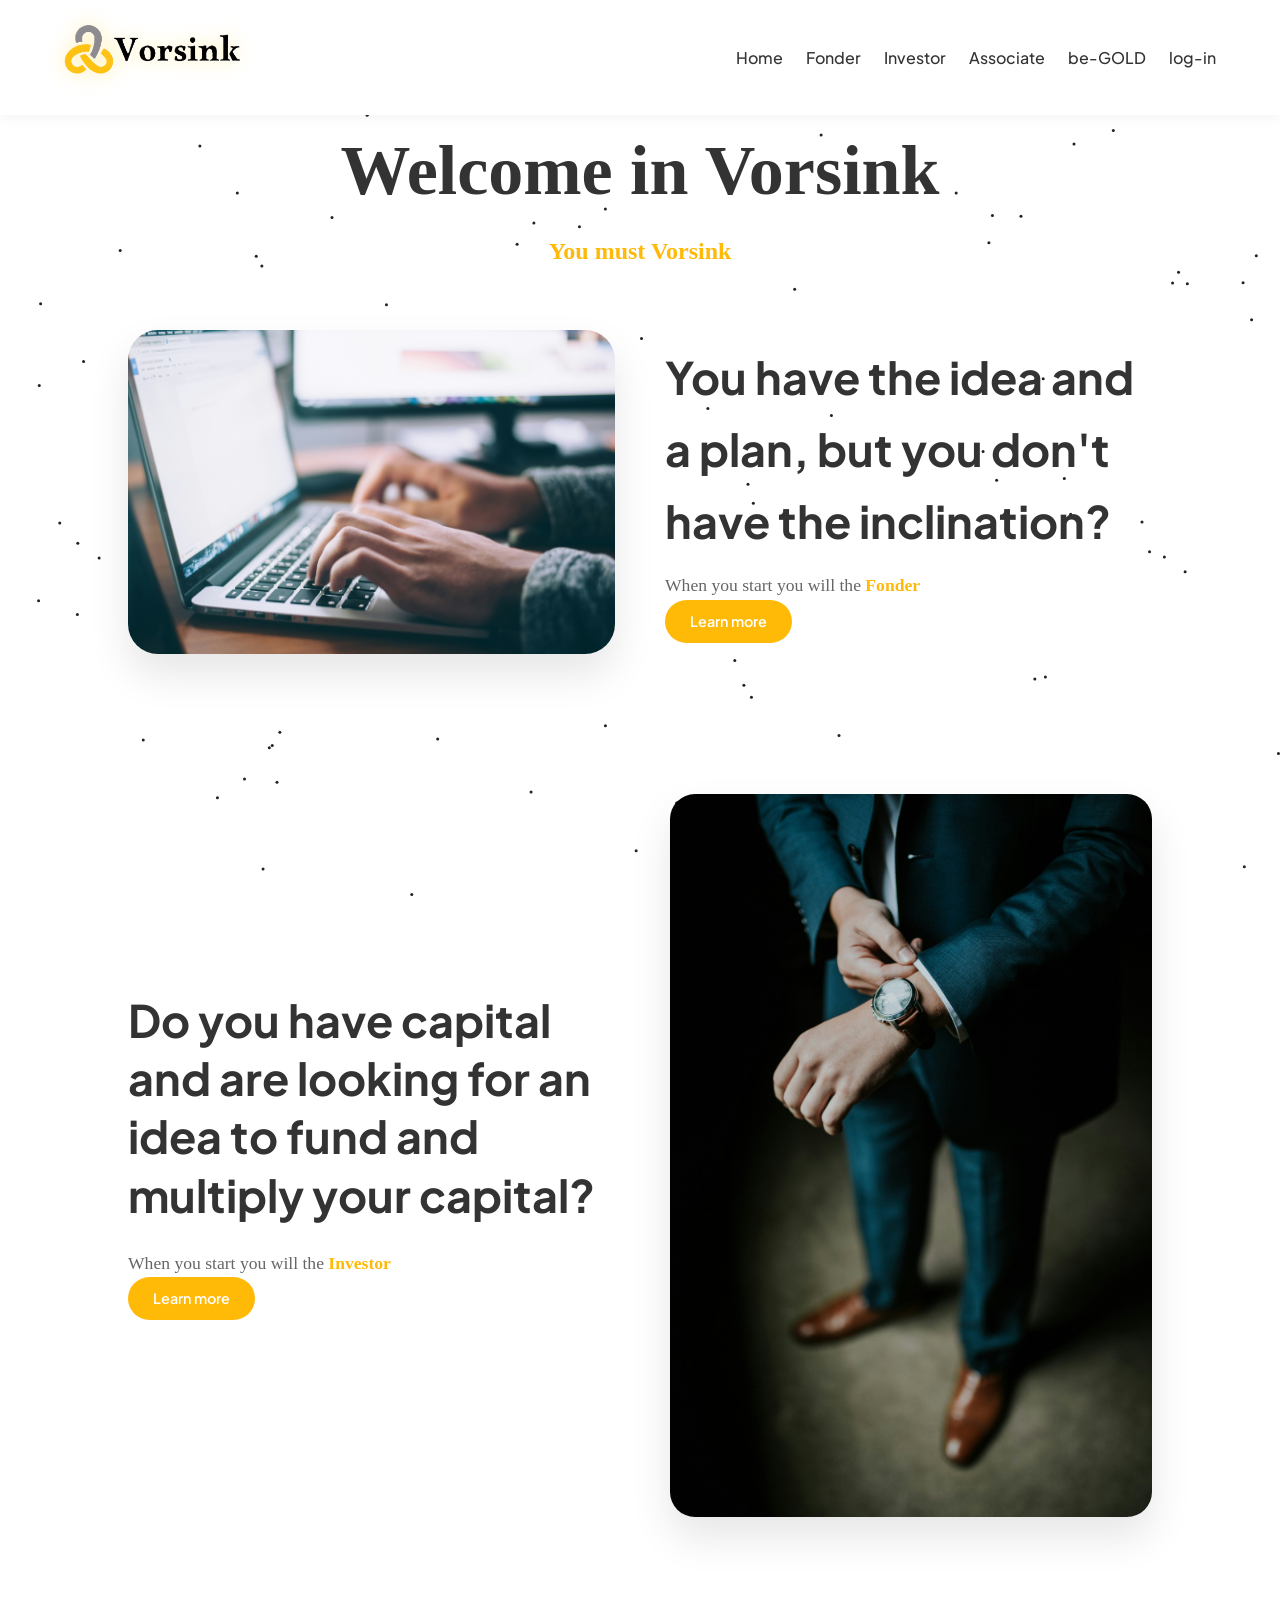
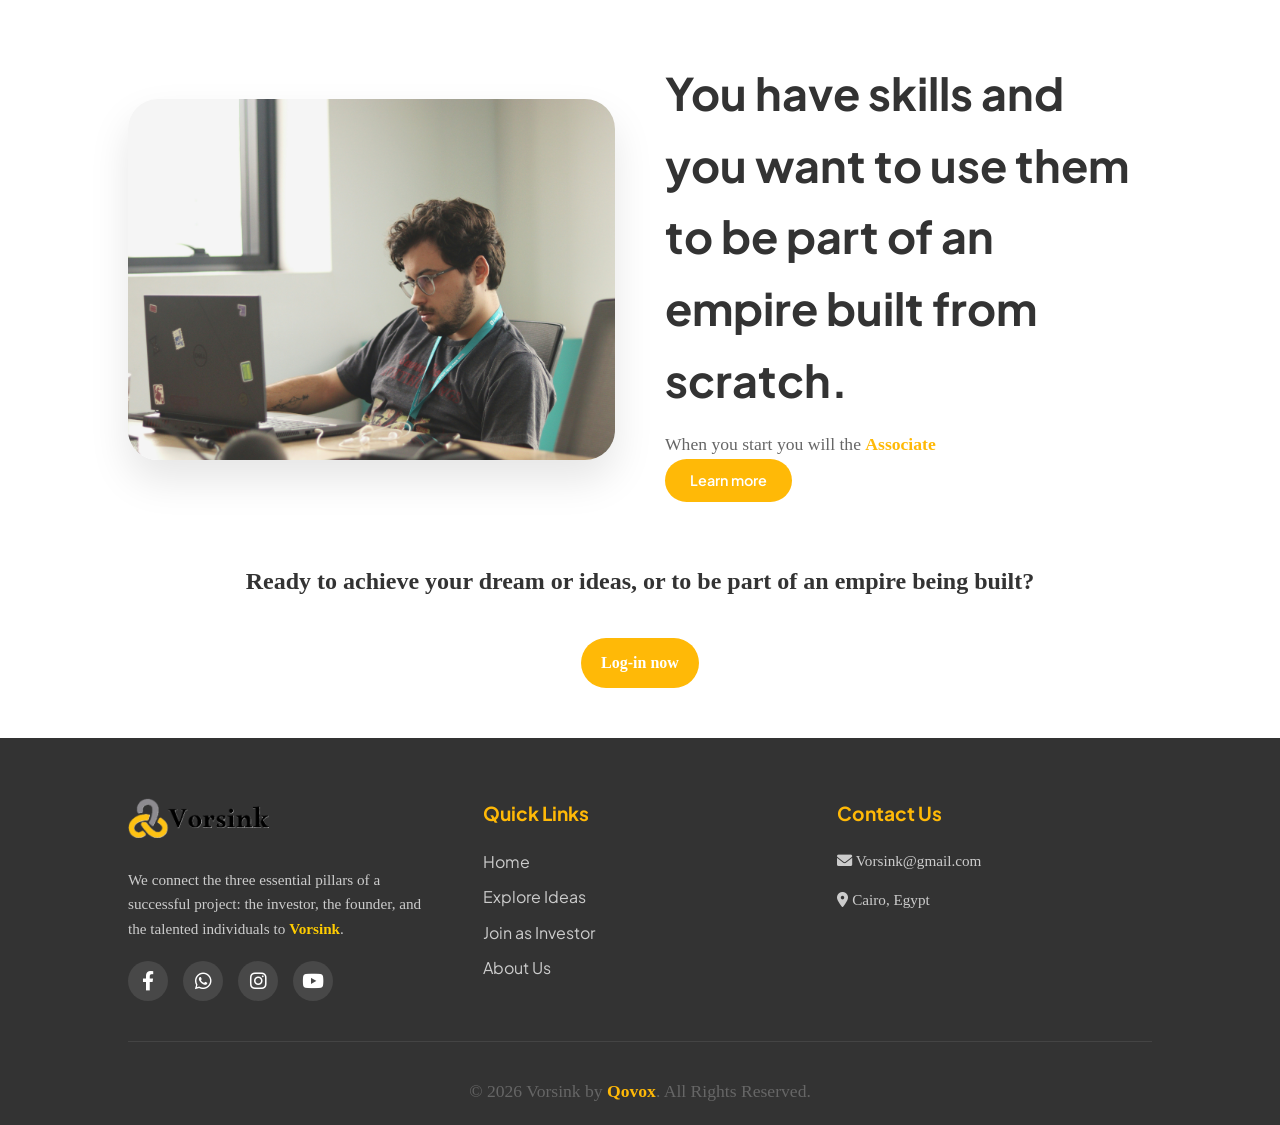
<file: index.html>
<!doctype html>
<html lang="en" dir="ltr">
  <head>
    <meta charset="UTF-8" />
    <meta name="viewport" content="width=device-width, initial-scale=1.0" />
    <title>Vorsink | Home Page</title>
    <meta
      name="description"
      content="Makeit is the ultimate platform connecting ambitious entrepreneurs, smart investors, and creative professionals. Turn your ideas into reality, secure funding, or join your dream startup today."
    />

    <meta
      name="keywords"
      content="Project funding, Venture capital, Startup investment, Business partners, Entrepreneurship, Find investors, Startup jobs, Makeit platform, Business networking"
    />
    <meta
      name="description"
      content="Makeit: The ultimate ecosystem where visionary ideas meet smart capital and elite talent. Secure funding, find business partners, or join the next big startup today."
    />

    <meta
      property="og:title"
      content="Makeit - Bridging Ideas and Investment"
    />
    <meta
      property="og:description"
      content="An integrated ecosystem bringing together funders and creators to build the projects of tomorrow."
    />
    <meta property="og:image" content="../img/Makeit website .png" />
    <meta property="og:type" content="website" />
    <link
      rel="icon"
      type="image/png"
      sizes="32x32"
      href="../img/logo-brwoser.png"
    />

    <link
      rel="apple-touch-icon"
      sizes="180x180"
      href="../img/logo-brwoser.png"
    />

    <link
      rel="icon"
      type="image/png"
      sizes="192x192"
      href="/android-chrome-192x192.png"
    />
    <link
      rel="icon"
      type="image/png"
      sizes="512x512"
      href="/android-chrome-512x512.png"
    />

    <link rel="manifest" href="/site.webmanifest" />

    <meta name="theme-color" content="#ffb907" />
    <link rel="stylesheet" href="vorsink.css" />
  </head>
  <body>
    <canvas id="canvas"></canvas>
    <div class="content-layer">
      <header>
        <a href="index.html" class="logo">
          <img src="../img/Vorsink.png" alt="Makeit Logo" />
        </a>
        <nav class="nav">
          <a href="../VORSINK.Home/index.html">Home</a>
          <a href="../befor/fonder befor/fonder-b.html">Fonder</a>
          <a href="../befor/investor befor/investor-b.html">Investor</a>
          <a href="../befor/employee befor/employee-b.html">Associate</a>
          <a href="../Makeit.be_GOLD/be-GOLD.html">be-GOLD</a>
          <a href="../login/login.html">log-in</a>
        </nav>
      </header>
      <h1 class="welcom">Welcome in Vorsink</h1>
      <h1 class="welcom-slogan">You must Vorsink</h1>
    </div>
    <section class="feature-section">
      <div class="container-flex">
        <div class="text-area">
          <h2>
            You have the idea and a plan, but you don't have the inclination?
          </h2>
          <p>
            When you start you will the
            <span class="p-fonder"><strong>Fonder</strong></span>
          </p>
          <a href="../befor/fonder befor/fonder-b.html" class="btn-link"
            >Learn more</a
          >
        </div>
        <div class="image-area">
          <img src="../img/fkra1.jpg" alt="Idea Owner" />
        </div>
      </div>
    </section>
    <section class="feature-section-2">
      <div class="container-flex-2">
        <div class="text-area-2">
          <h2>
            Do you have capital and are looking for an idea to fund and multiply
            your capital?
          </h2>
          <p>
            When you start you will the
            <span class="p-fonder"><strong>Investor</strong></span>
          </p>
          <a href="../befor/investor befor/investor-b.html" class="btn-link"
            >Learn more</a
          >
        </div>
        <div class="image-area-2">
          <img src="../img/busnis-man.jpg" alt="business-man" />
        </div>
      </div>
    </section>
    <section class="feature-section">
      <div class="container-flex">
        <div class="text-area">
          <h2>
            You have skills and you want to use them to be part of an empire
            built from scratch.
          </h2>
          <p>
            When you start you will the
            <span class="p-fonder"><strong>Associate</strong></span>
          </p>
          <a href="../befor/employee befor/employee-b.html" class="btn-link"
            >Learn more</a
          >
        </div>
        <div class="image-area">
          <img src="../img/mozaf.jpg" alt="Idea Owner" />
        </div>
      </div>
    </section>
    <section>
      <div>
        <h1>
          <center>
            Ready to achieve your dream or ideas, or to be part of an empire
            being built?
          </center>
          <br />
          <center>
            <a href="../login/login.html" class="btn-link-2">Log-in now</a>
          </center>
        </h1>
      </div>
    </section>
    <footer class="main-footer">
      <div class="footer-container">
        <div class="footer-section about">
          <div class="footer-logo">
            <img src="../img/Vorsink.png" alt="Makeit Logo" />
          </div>
          <p>
            We connect the three essential pillars of a successful project: the
            investor, the founder, and the talented individuals to
            <b><strong>Vorsink</strong></b
            >.
          </p>
          <link
            rel="stylesheet"
            href="https://cdnjs.cloudflare.com/ajax/libs/font-awesome/6.0.0/css/all.min.css"
          />

          <div class="social-links">
            <a href="https://facebook.com" target="_blank"
              ><i class="fab fa-facebook-f"></i
            ></a>
            <a href="https://wa.me/yournumber" target="_blank"
              ><i class="fab fa-whatsapp"></i
            ></a>
            <a href="https://instagram.com" target="_blank"
              ><i class="fab fa-instagram"></i
            ></a>
            <a href="https://youtube.com" target="_blank"
              ><i class="fab fa-youtube"></i
            ></a>
          </div>
        </div>
        <div class="footer-section links">
          <h3>Quick Links</h3>
          <ul>
            <li><a href="index.html">Home</a></li>
            <li><a href="#">Explore Ideas</a></li>
            <li>
              <a href="../befor/investor befor/investor-b.html"
                >Join as Investor</a
              >
            </li>
            <li><a href="#">About Us</a></li>
          </ul>
        </div>
        <div class="footer-section contact">
          <h3>Contact Us</h3>
          <p><i class="fas fa-envelope"></i> Vorsink@gmail.com</p>
          <p><i class="fas fa-map-marker-alt"></i> Cairo, Egypt</p>
        </div>
      </div>
      <div class="footer-bottom">
        <p>&copy; 2026 Vorsink by <b>Qovox</b>. All Rights Reserved.</p>
      </div>
    </footer>
    <script src="vorsink.js"></script>
  </body>
</html>
</file>
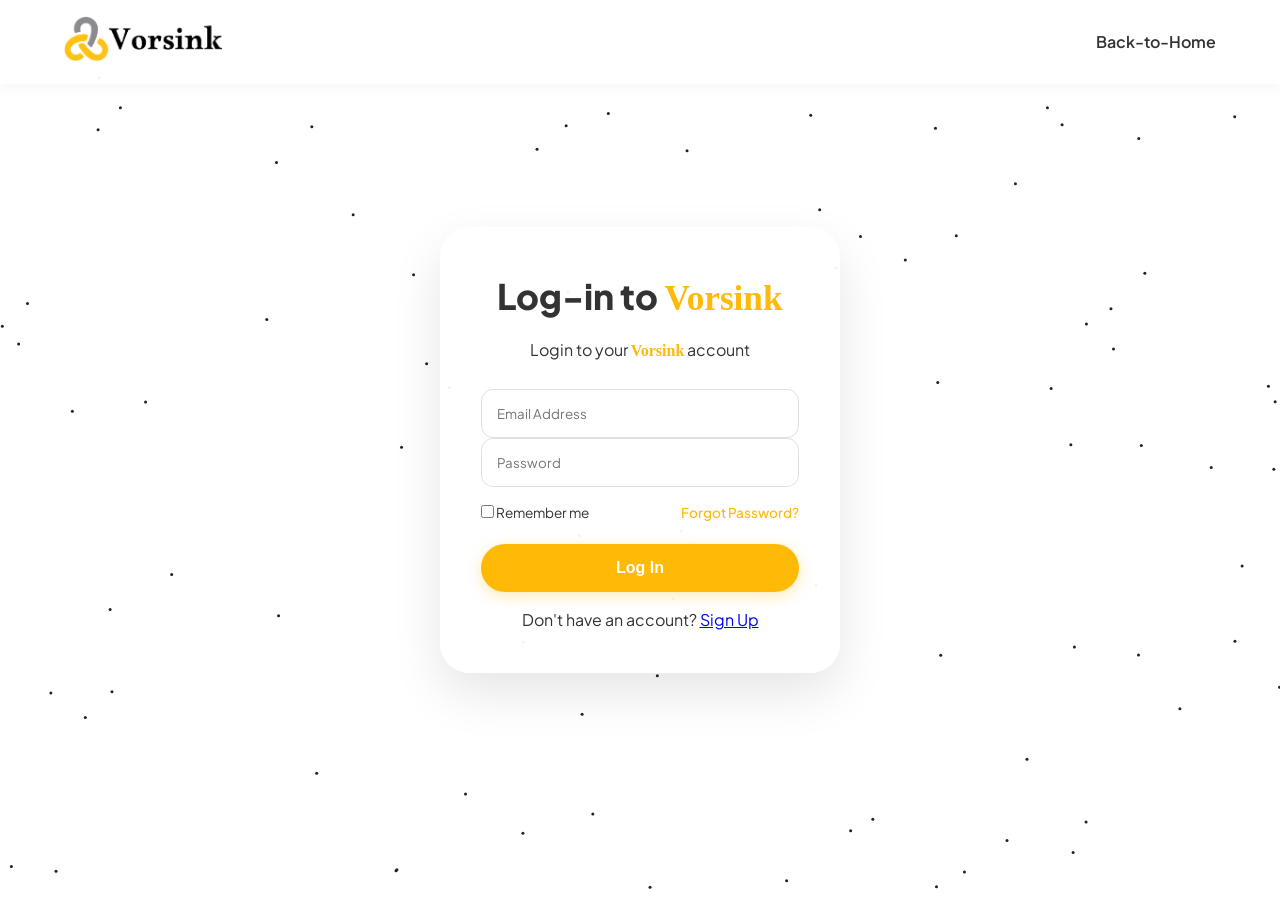
<file: login/login.html>
<!doctype html>
<html lang="en" dir="ltr">
  <head>
    <meta charset="UTF-8" />
    <meta name="viewport" content="width=device-width, initial-scale=1.0" />
    <title>Vorsink | Log-in Page</title>
    <link
      rel="stylesheet"
      href="https://cdnjs.cloudflare.com/ajax/libs/font-awesome/6.0.0/css/all.min.css"
    />
    <link rel="stylesheet" href="login.css" />
    <link
      rel="icon"
      type="image/png"
      sizes="32x32"
      href="../img/logo-brwoser.png"
    />

    <link
      rel="apple-touch-icon"
      sizes="180x180"
      href="../img/logo-brwoser.png"
    />

    <link
      rel="icon"
      type="image/png"
      sizes="192x192"
      href="/android-chrome-192x192.png"
    />
    <link
      rel="icon"
      type="image/png"
      sizes="512x512"
      href="/android-chrome-512x512.png"
    />

    <link rel="manifest" href="/site.webmanifest" />

    <meta name="theme-color" content="#ffb907" />
  </head>
  <body>
    <header>
      <a href="index.html" class="logo">
        <img src="../img/Vorsink.png" alt="Makeit Logo" />
      </a>
      <nav class="nav">
        <a href="../VORSINK.Home/index.html">Back-to-Home</a>
      </nav>
    </header>

    <main class="login-container">
      <div class="login-card">
        <div class="form-header">
          <h2>Log-in to <b class="Makeit">Vorsink</b></h2>
          <p>Login to your <b class="Makeit">Vorsink</b> account</p>
        </div>

        <form id="loginForm" class="login-form">
          <div class="input-group">
            <input
              type="email"
              id="email"
              placeholder="Email Address"
              required
            />
            <input
              type="password"
              id="password"
              placeholder="Password"
              required
            />
          </div>

          <div class="form-options">
            <label><input type="checkbox" /> Remember me</label>
            <a href="#" class="forgot-link">Forgot Password?</a>
          </div>

          <button
            type="button"
            class="btn-main"
            id="loginBtn"
            style="width: 100%"
          >
            Log In
          </button>

          <p class="signup-text">
            Don't have an account? <a href="../sign-up/sign-in.html">Sign Up</a>
          </p>
        </form>
      </div>
    </main>

    <canvas id="canvas"></canvas>

    <script src="login.js"></script>
  </body>
</html>
</file>
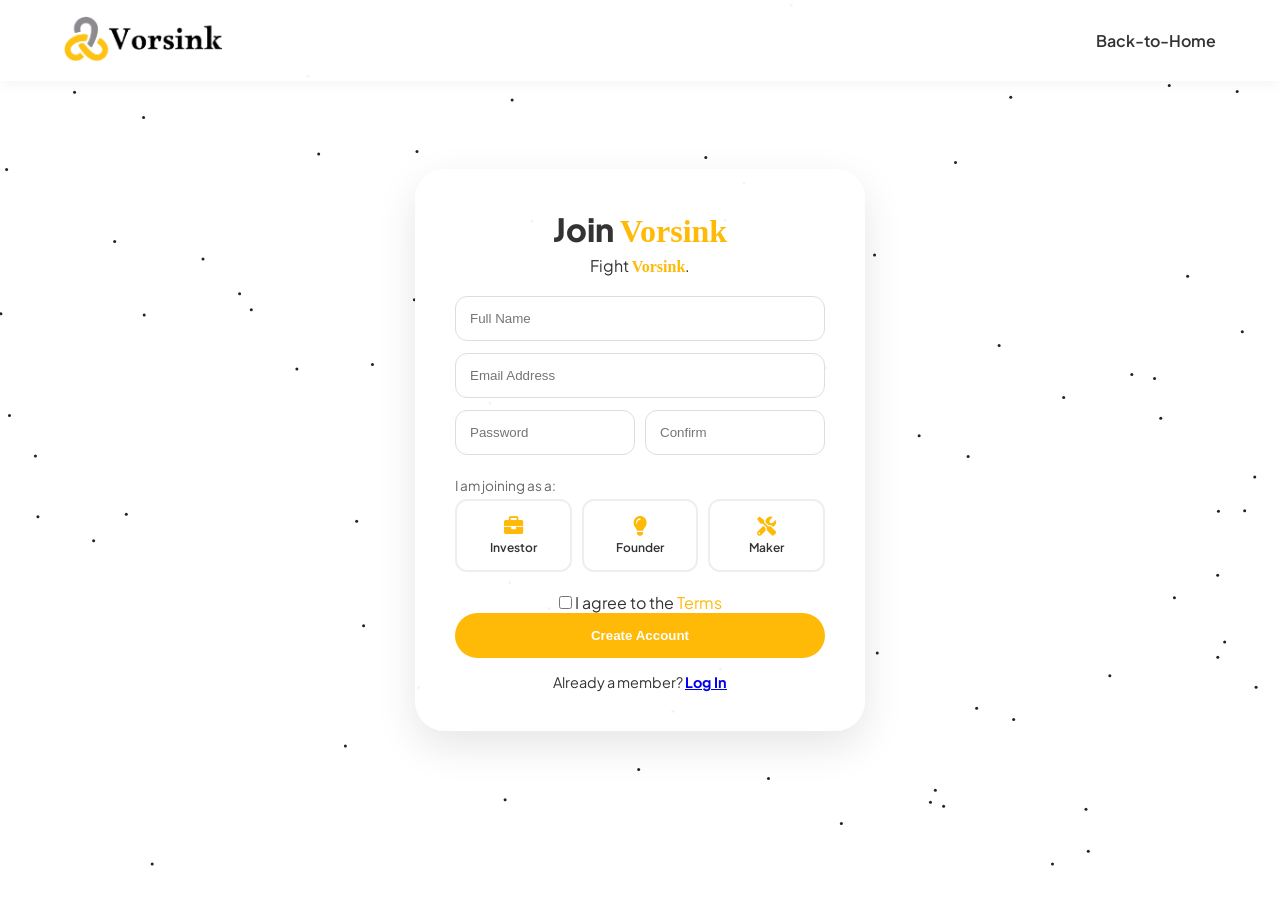
<file: sign-up/sign-in.html>
<!doctype html>
<html lang="en" dir="ltr">
  <head>
    <meta charset="UTF-8" />
    <meta name="viewport" content="width=device-width, initial-scale=1.0" />
    <title>Vorsink | sign-up Page</title>
    <link
      rel="stylesheet"
      href="https://cdnjs.cloudflare.com/ajax/libs/font-awesome/6.0.0/css/all.min.css"
    />
    <link rel="icon" type="image/png" sizes="32x32" href="../img/logo-brwoser.png">

<link rel="apple-touch-icon" sizes="180x180" href="../img/logo-brwoser.png">

<link rel="icon" type="image/png" sizes="192x192" href="/android-chrome-192x192.png">
<link rel="icon" type="image/png" sizes="512x512" href="/android-chrome-512x512.png">

<link rel="manifest" href="/site.webmanifest">

<meta name="theme-color" content="#ffb907">
    <link rel="stylesheet" href="sign-in.css" />
  </head>
  <body>
    <header>
      <a href="../Makeit.Home/index.html4" class="logo">
        <img src="../img/Vorsink.png" alt="Makeit Logo" />
      </a>
      <nav class="nav">
        <a href="../VORSINK.Home/index.html">Back-to-Home</a>
      </nav>
    </header>

    <main class="login-container">
      <div class="login-card">
        <div class="form-header">
          <h2>Join <b class="Makeit">Vorsink</b></h2>
          <p>Fight <b class="Makeit">Vorsink</b>.</p>
        </div>

        <form id="signupForm" class="login-form">
          <div class="input-group">
            <input type="text" placeholder="Full Name" required />
            <input type="email" placeholder="Email Address" required />
            <div class="input-row">
              <input type="password" placeholder="Password" required />
              <input type="password" placeholder="Confirm" required />
            </div>
          </div>

          <p class="role-label">I am joining as a:</p>
          <div class="role-options">
            <div
              class="role-box"
              id="role-investor"
              onclick="setRole('investor')"
            >
              <i class="fas fa-briefcase"></i>
              <span>Investor</span>
            </div>
            <div
              class="role-box"
              id="role-founder"
              onclick="setRole('founder')"
            >
              <i class="fas fa-lightbulb"></i>
              <span>Founder</span>
            </div>
            <div class="role-box" id="role-maker" onclick="setRole('maker')">
              <i class="fas fa-tools"></i>
              <span>Maker</span>
            </div>
          </div>

          <div class="form-options">
            <label>
              <input type="checkbox" required /> I agree to the
              <a href="#" class="forgot-link">Terms</a>
            </label>
          </div>

          <button type="submit" class="btn-main">Create Account</button>

          <p class="signup-text">
            Already a member? <a href="../login/login.html">Log In</a>
          </p>
        </form>
      </div>
    </main>

    <canvas id="canvas"></canvas>

    <script src="sign-in.js"></script>
  </body>
</html>
</file>
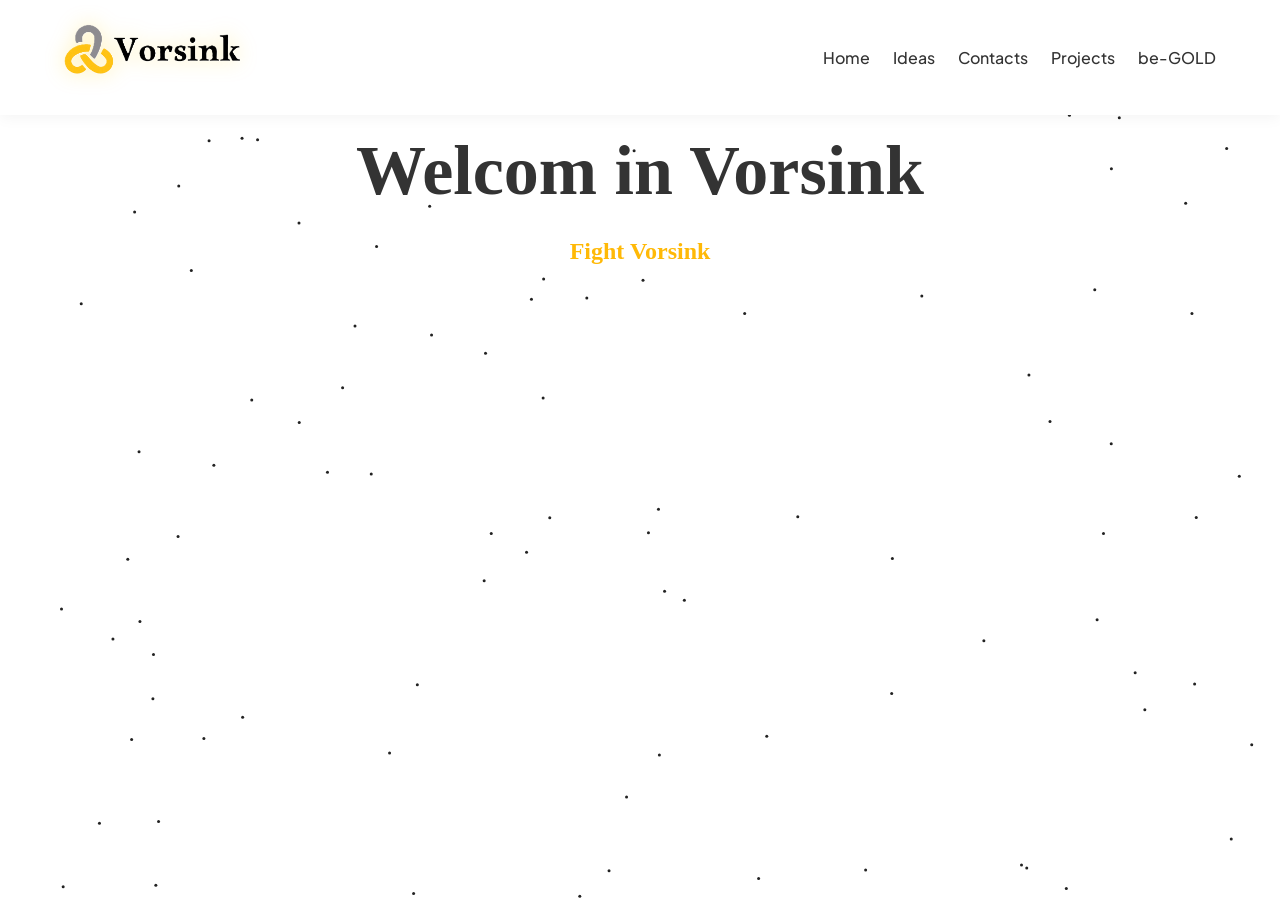
<file: VORSINK.be_GOLD/be-GOLD.html>
<!doctype html>
<html lang="en" dir="ltr">
  <head>
    <meta charset="UTF-8" />
    <meta name="viewport" content="width=device-width, initial-scale=1.0" />
    <title>Vorsink | Home Page</title>
    <link rel="stylesheet" href="be-GOLD.css" />
    <link
      rel="icon"
      type="image/png"
      sizes="32x32"
      href="../img/logo-brwoser.png"
    />

    <link
      rel="apple-touch-icon"
      sizes="180x180"
      href="../img/logo-brwoser.png"
    />

    <link
      rel="icon"
      type="image/png"
      sizes="192x192"
      href="/android-chrome-192x192.png"
    />
    <link
      rel="icon"
      type="image/png"
      sizes="512x512"
      href="/android-chrome-512x512.png"
    />

    <link rel="manifest" href="/site.webmanifest" />

    <meta name="theme-color" content="#ffb907" />
  </head>
  <body>
    <header>
      <a href="index.html" class="logo">
        <img src="../img/Vorsink.png" alt="Makeit Logo" />
      </a>
      <nav class="nav">
        <a href="../VORSINK.Home/index.html">Home</a>
        <a href="../VORSINK.Ideas/Ideas.html">Ideas</a>
        <a href="../VORSINK.Contacts/Contacts.html">Contacts</a>
        <a href="../VORSINK.Projekts/Projects.html">Projects</a>
        <a href="../VORSINK.be_GOLD/be-GOLD.html">be-GOLD</a>
      </nav>
    </header>
    <div id="container"></div>
    <canvas id="canvas"></canvas>
    <h1 class="welcom">Welcom in Vorsink</h1>
    <h1 class="welcom-slogan">Fight Vorsink</h1>
    <script src="be-GOLD.js"></script>
  </body>
</html>
</file>
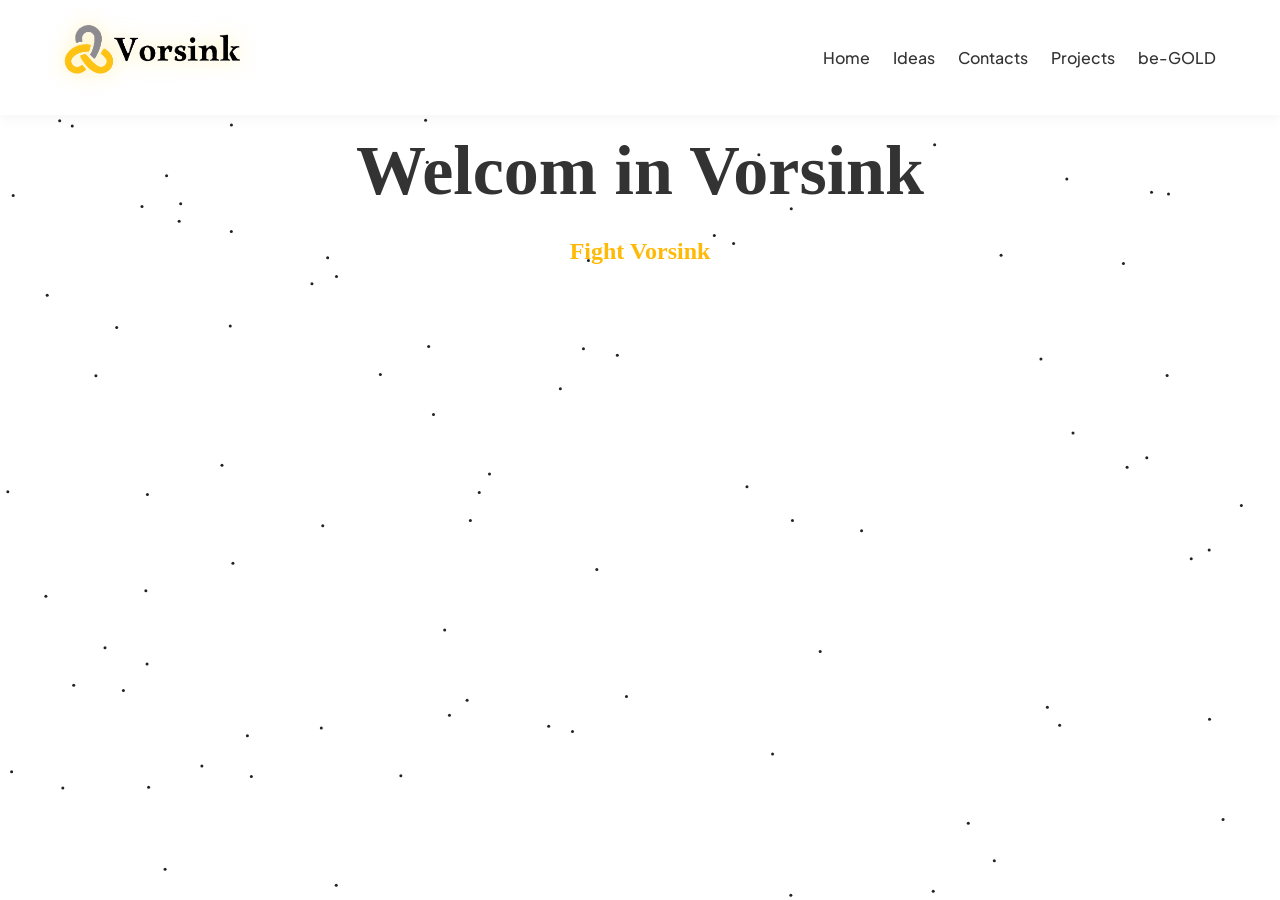
<file: VORSINK.Contacts/Contacts.html>
<!doctype html>
<html lang="en" dir="ltr">
  <head>
    <meta charset="UTF-8" />
    <meta name="viewport" content="width=device-width, initial-scale=1.0" />
    <title>Vorsink | Home Page</title>
    <link
      rel="icon"
      type="image/png"
      sizes="32x32"
      href="../img/logo-brwoser.png"
    />

    <link
      rel="apple-touch-icon"
      sizes="180x180"
      href="../img/logo-brwoser.png"
    />

    <link
      rel="icon"
      type="image/png"
      sizes="192x192"
      href="/android-chrome-192x192.png"
    />
    <link
      rel="icon"
      type="image/png"
      sizes="512x512"
      href="/android-chrome-512x512.png"
    />

    <link rel="manifest" href="/site.webmanifest" />

    <meta name="theme-color" content="#ffb907" />
    <link rel="stylesheet" href="Contacts.css" />
  </head>
  <body>
    <header>
      <a href="index.html" class="logo">
        <img src="../img/Vorsink.png" alt="Makeit Logo" />
      </a>
      <nav class="nav">
        <a href="../VORSINK.Home/index.html">Home</a>
        <a href="../VORSINK.Ideas/Ideas.html">Ideas</a>
        <a href="../VORSINK.Contacts/Contacts.html">Contacts</a>
        <a href="../VORSINK.Projekts/Projects.html">Projects</a>
        <a href="../VORSINK.be_GOLD/be-GOLD.html">be-GOLD</a>
      </nav>
    </header>
    <div id="container"></div>
    <canvas id="canvas"></canvas>
    <h1 class="welcom">Welcom in Vorsink</h1>
    <h1 class="welcom-slogan">Fight Vorsink</h1>
    <script src="Contacts.js"></script>
  </body>
</html>
</file>
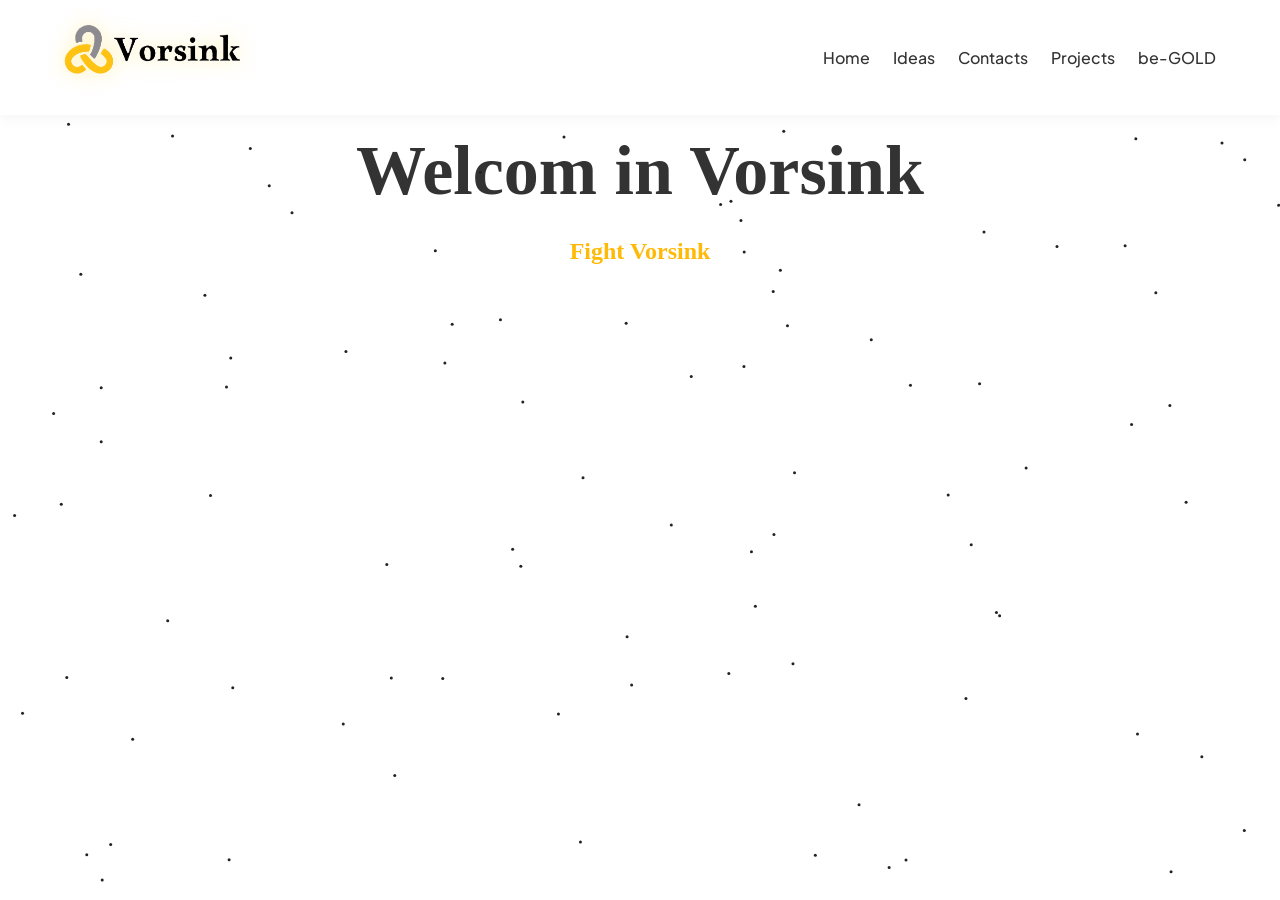
<file: VORSINK.Ideas/Ideas.html>
<!doctype html>
<html lang="en" dir="ltr">
  <head>
    <meta charset="UTF-8" />
    <meta name="viewport" content="width=device-width, initial-scale=1.0" />
    <title>Vorsink | Home Page</title>
    <link rel="stylesheet" href="Ideas.css" />
        <link rel="icon" type="image/png" sizes="32x32" href="../img/logo-brwoser.png">

<link rel="apple-touch-icon" sizes="180x180" href="../img/logo-brwoser.png">

<link rel="icon" type="image/png" sizes="192x192" href="/android-chrome-192x192.png">
<link rel="icon" type="image/png" sizes="512x512" href="/android-chrome-512x512.png">

<link rel="manifest" href="/site.webmanifest">

<meta name="theme-color" content="#ffb907">
  </head>
  <body>
    <header>
      <a href="index.html" class="logo">
        <img src="../img/Vorsink.png" alt="Makeit Logo" />
      </a>
      <nav class="nav">
        <a href="../VORSINK.Home/index.html">Home</a>
        <a href="../VORSINK.Ideas/Ideas.html">Ideas</a>
        <a href="../VORSINK.Contacts/Contacts.html">Contacts</a>
        <a href="../VORSINK.Projekts/Projects.html">Projects</a>
        <a href="../VORSINK.be_GOLD/be-GOLD.html">be-GOLD</a>
      </nav>
    </header>
    <div id="container"></div>
    <canvas id="canvas"></canvas>
    <h1 class="welcom">Welcom in Vorsink</h1>
    <h1 class="welcom-slogan">Fight Vorsink</h1>    
    <script src="Ideas.js"></script>
  </body>
</html>
</file>
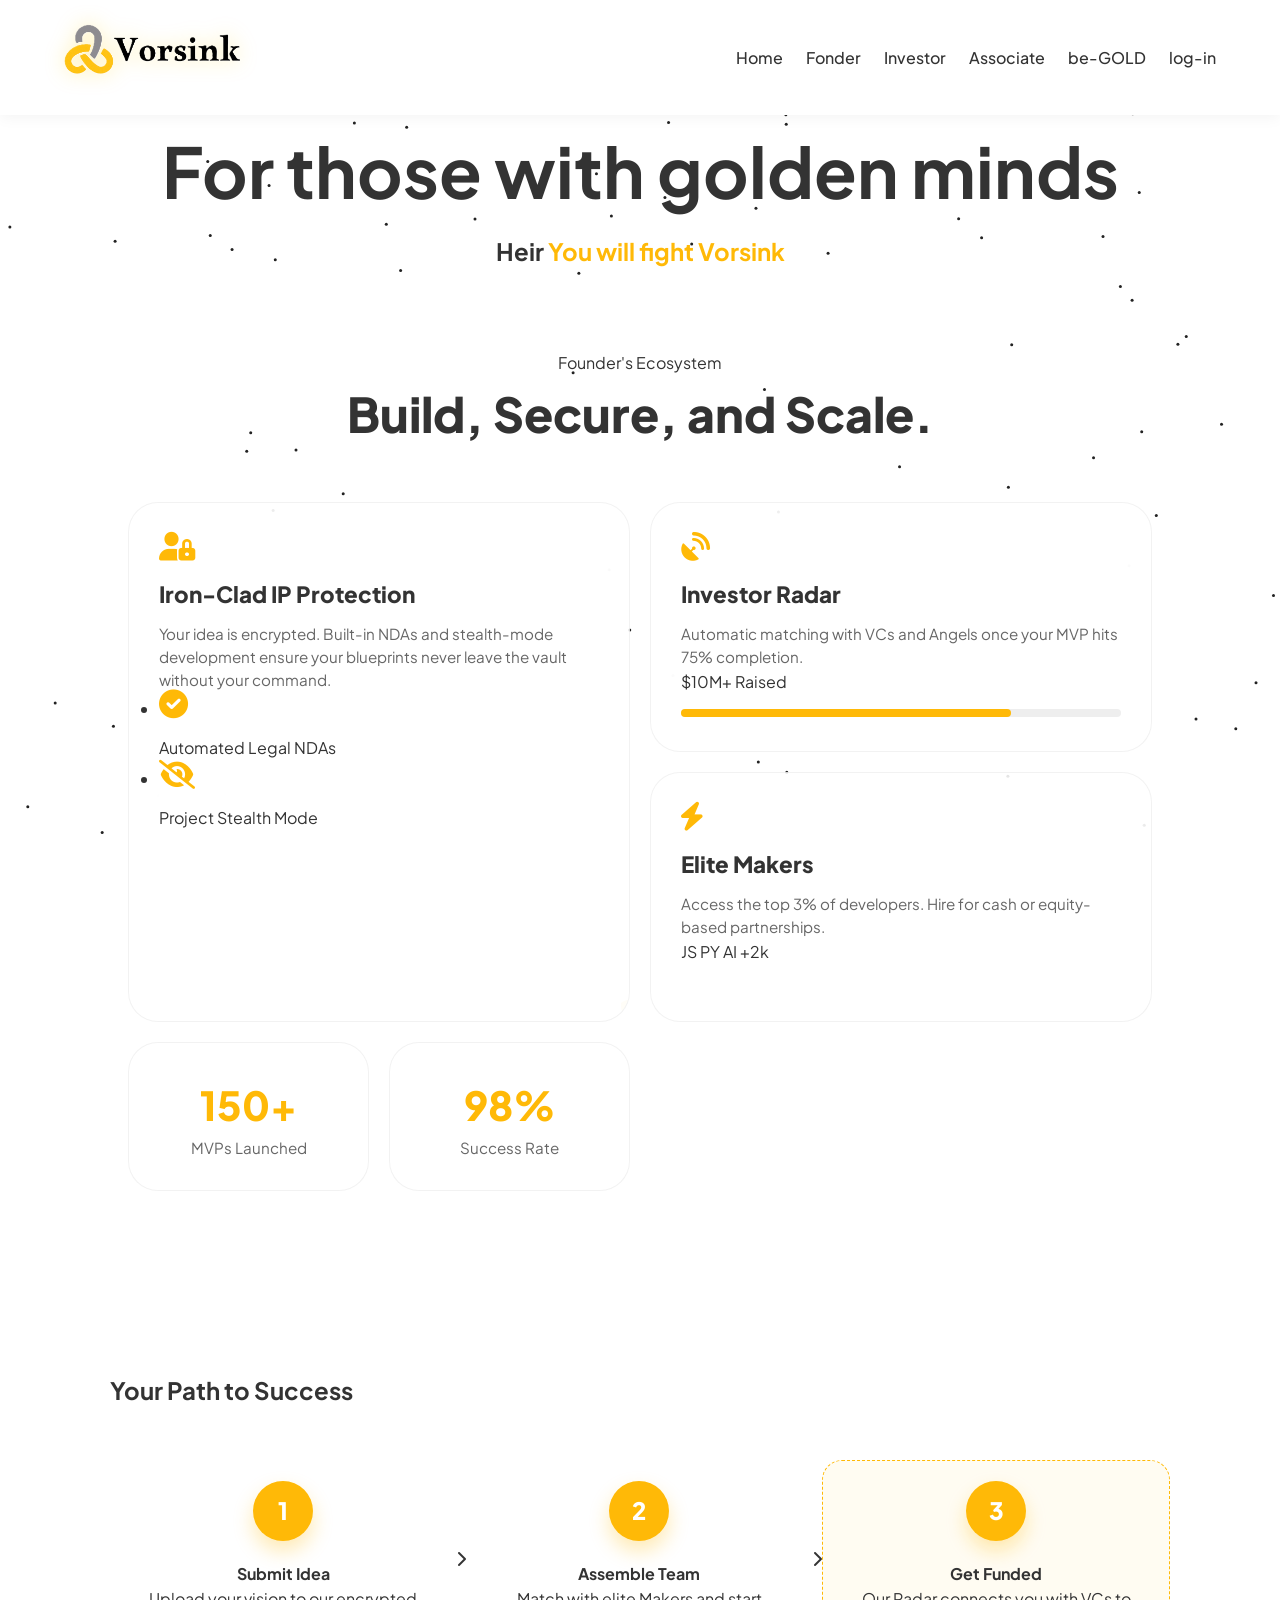
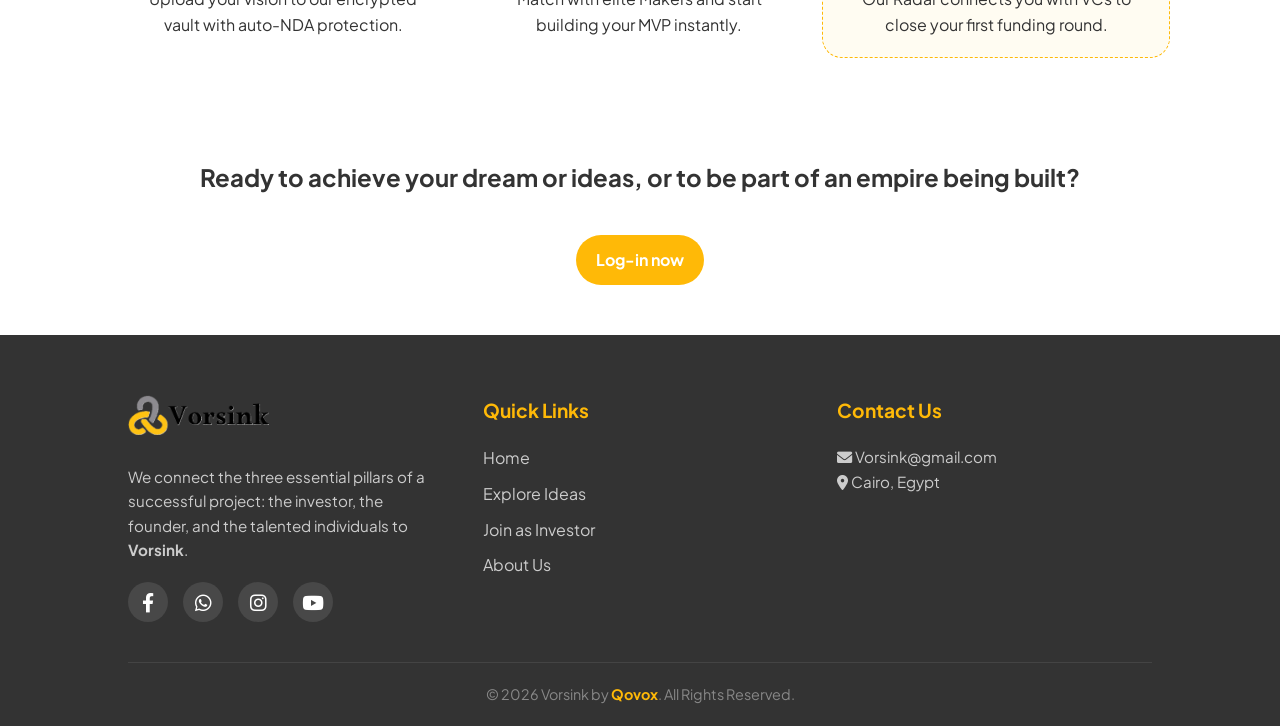
<file: befor/fonder befor/fonder-b.html>
<!doctype html>
<html lang="en" dir="ltr">
  <head>
    <meta charset="UTF-8" />
    <meta name="viewport" content="width=device-width, initial-scale=1.0" />
    <title>Vorsink | Fonder page</title>
    <meta
      name="description"
      content="Vorsink is the ultimate platform connecting ambitious entrepreneurs, smart investors, and creative professionals. Turn your ideas into reality, secure funding, or join your dream startup today."
    />

    <meta
      name="keywords"
      content="Project funding, Venture capital, Startup investment, Business partners, Entrepreneurship, Find investors, Startup jobs, Makeit platform, Business networking"
    />
    <meta
      name="description"
      content="Vorsink: The ultimate ecosystem where visionary ideas meet smart capital and elite talent. Secure funding, find business partners, or join the next big startup today."
    />

    <meta
      property="og:title"
      content="Vorsink - Bridging Ideas and Investment"
    />
    <meta
      property="og:description"
      content="An integrated ecosystem bringing together funders and creators to build the projects of tomorrow."
    />
    <meta property="og:image" content="../../img/Vorsink.png" />
    <meta property="og:type" content="website" />
    <link
      rel="icon"
      type="image/png"
      sizes="32x32"
      href="../../img/logo-brwoser.png"
    />

    <link
      rel="apple-touch-icon"
      sizes="180x180"
      href="../img/logo-brwoser.png"
    />

    <link
      rel="icon"
      type="image/png"
      sizes="192x192"
      href="/android-chrome-192x192.png"
    />
    <link
      rel="icon"
      type="image/png"
      sizes="512x512"
      href="/android-chrome-512x512.png"
    />

    <link rel="manifest" href="/site.webmanifest" />

    <meta name="theme-color" content="#ffb907" />
    <link rel="stylesheet" href="fonder-b.css" />
  </head>
  <body>
    <canvas id="canvas"></canvas>
    <div class="content-layer">
      <header>
        <a href="../../../VORSINK/img/logo-brwoser.png" class="logo">
          <img src="../../img/Vorsink.png" alt="Makeit Logo" />
        </a>
        <nav class="nav">
          <a href="../../VORSINK.Home/index.html">Home</a>
          <a href="../../befor/fonder befor/fonder-b.html">Fonder</a>
          <a href="../../befor/investor befor/investor-b.html">Investor</a>
          <a href="../../befor/employee befor/employee-b.html">Associate</a>
          <a href="../../VORSINK.be_GOLD/be-GOLD.html">be-GOLD</a>
          <a href="../../login/login.html">log-in</a>
        </nav>
      </header>
      <h1 class="welcom">For those with golden minds</b></h1>
      <h1 class="welcom-slogan"><span class="Heir">Heir</span> You will fight Vorsink</h1>
    </div>
    <section>
    <section class="founder-grid-container">
    <div class="section-title">
        <span class="badge">Founder's Ecosystem</span>
        <h2>Build, Secure, and <span class="gold-text">Scale.</span></h2>
    </div>

    <div class="bento-grid">
        <div class="bento-card large security-vault">
            <div class="card-content">
                <i class="fas fa-user-lock"></i>
                <h3>Iron-Clad IP Protection</h3>
                <p>Your idea is encrypted. Built-in NDAs and stealth-mode development ensure your blueprints never leave the vault without your command.</p>
                <ul class="mini-list">
                    <li><i class="fas fa-check-circle"></i> Automated Legal NDAs</li>
                    <li><i class="fas fa-eye-slash"></i> Project Stealth Mode</li>
                </ul>
            </div>
            <div class="card-bg-icon"><i class="fas fa-shield-alt"></i></div>
        </div>

        <div class="bento-card medium investor-radar">
            <div class="card-content">
                <i class="fas fa-satellite-dish"></i>
                <h3>Investor Radar</h3>
                <p>Automatic matching with VCs and Angels once your MVP hits 75% completion.</p>
                <div class="funding-status">
                    <span class="amount">$10M+ Raised</span>
                    <div class="progress-bar"><div class="fill"></div></div>
                </div>
            </div>
        </div>

        <div class="bento-card medium makers-network">
            <div class="card-content">
                <i class="fas fa-bolt"></i>
                <h3>Elite Makers</h3>
                <p>Access the top 3% of developers. Hire for cash or equity-based partnerships.</p>
                <div class="talent-avatars">
                    <span class="avatar">JS</span>
                    <span class="avatar">PY</span>
                    <span class="avatar">AI</span>
                    <span class="plus">+2k</span>
                </div>
            </div>
        </div>

        <div class="bento-card small stats-card">
            <h3>150+</h3>
            <p>MVPs Launched</p>
        </div>
        
        <div class="bento-card small stats-card">
            <h3>98%</h3>
            <p>Success Rate</p>
        </div>
    </div>
</section>
<section class="how-it-works">
    <div class="container">
        <h2 class="text-center">Your Path to <span class="gold-text">Success</span></h2>
        <div class="roadmap-flex">
            <div class="roadmap-step">
                <div class="step-icon">1</div>
                <h4>Submit Idea</h4>
                <p>Upload your vision to our encrypted vault with auto-NDA protection.</p>
            </div>
            <div class="arrow"><i class="fas fa-chevron-right"></i></div>
            <div class="roadmap-step">
                <div class="step-icon">2</div>
                <h4>Assemble Team</h4>
                <p>Match with elite Makers and start building your MVP instantly.</p>
            </div>
            <div class="arrow"><i class="fas fa-chevron-right"></i></div>
            <div class="roadmap-step highlight-step">
                <div class="step-icon">3</div>
                <h4>Get Funded</h4>
                <p>Our Radar connects you with VCs to close your first funding round.</p>
            </div>
        </div>
    </div>
</section>
      <div>
        <h1>
          <center>
            Ready to achieve your dream or ideas, or to be part of an empire
            being built?
          </center>
          <br />
          <center>
            <a href="../../login/login.html" class="btn-link-2">Log-in now</a>
          </center>
        </h1>
      </div>
    </section>
    <footer class="main-footer">
      <div class="footer-container">
        <div class="footer-section about">
          <div class="footer-logo">
            <img src="../../img/Vorsink.png" alt="Makeit Logo" />
          </div>
          <p>
            We connect the three essential pillars of a successful project: the
            investor, the founder, and the talented individuals to
            <b><strong>Vorsink</strong></b
            >.
          </p>
          <link
            rel="stylesheet"
            href="https://cdnjs.cloudflare.com/ajax/libs/font-awesome/6.0.0/css/all.min.css"
          />

          <div class="social-links">
            <a href="https://facebook.com" target="_blank"
              ><i class="fab fa-facebook-f"></i
            ></a>
            <a href="https://wa.me/yournumber" target="_blank"
              ><i class="fab fa-whatsapp"></i
            ></a>
            <a href="https://instagram.com" target="_blank"
              ><i class="fab fa-instagram"></i
            ></a>
            <a href="https://youtube.com" target="_blank"
              ><i class="fab fa-youtube"></i
            ></a>
          </div>
        </div>
        <div class="footer-section links">
          <h3>Quick Links</h3>
          <ul>
            <li><a href="../../VORSINK.Home/index.html">Home</a></li>
            <li><a href="#">Explore Ideas</a></li>
            <li>
              <a href="../investor befor/investor-b.html"
                >Join as Investor</a
              >
            </li>
            <li><a href="#">About Us</a></li>
          </ul>
        </div>
        <div class="footer-section contact">
          <h3>Contact Us</h3>
          <p><i class="fas fa-envelope"></i> Vorsink@gmail.com</p>
          <p><i class="fas fa-map-marker-alt"></i> Cairo, Egypt</p>
        </div>
      </div>
      <div class="footer-bottom">
        <p>&copy; 2026 Vorsink by <b>Qovox</b>. All Rights Reserved.</p>
      </div>
    </footer>
    <script src="fonder-b.js"></script>
  </body>
</html>
</file>
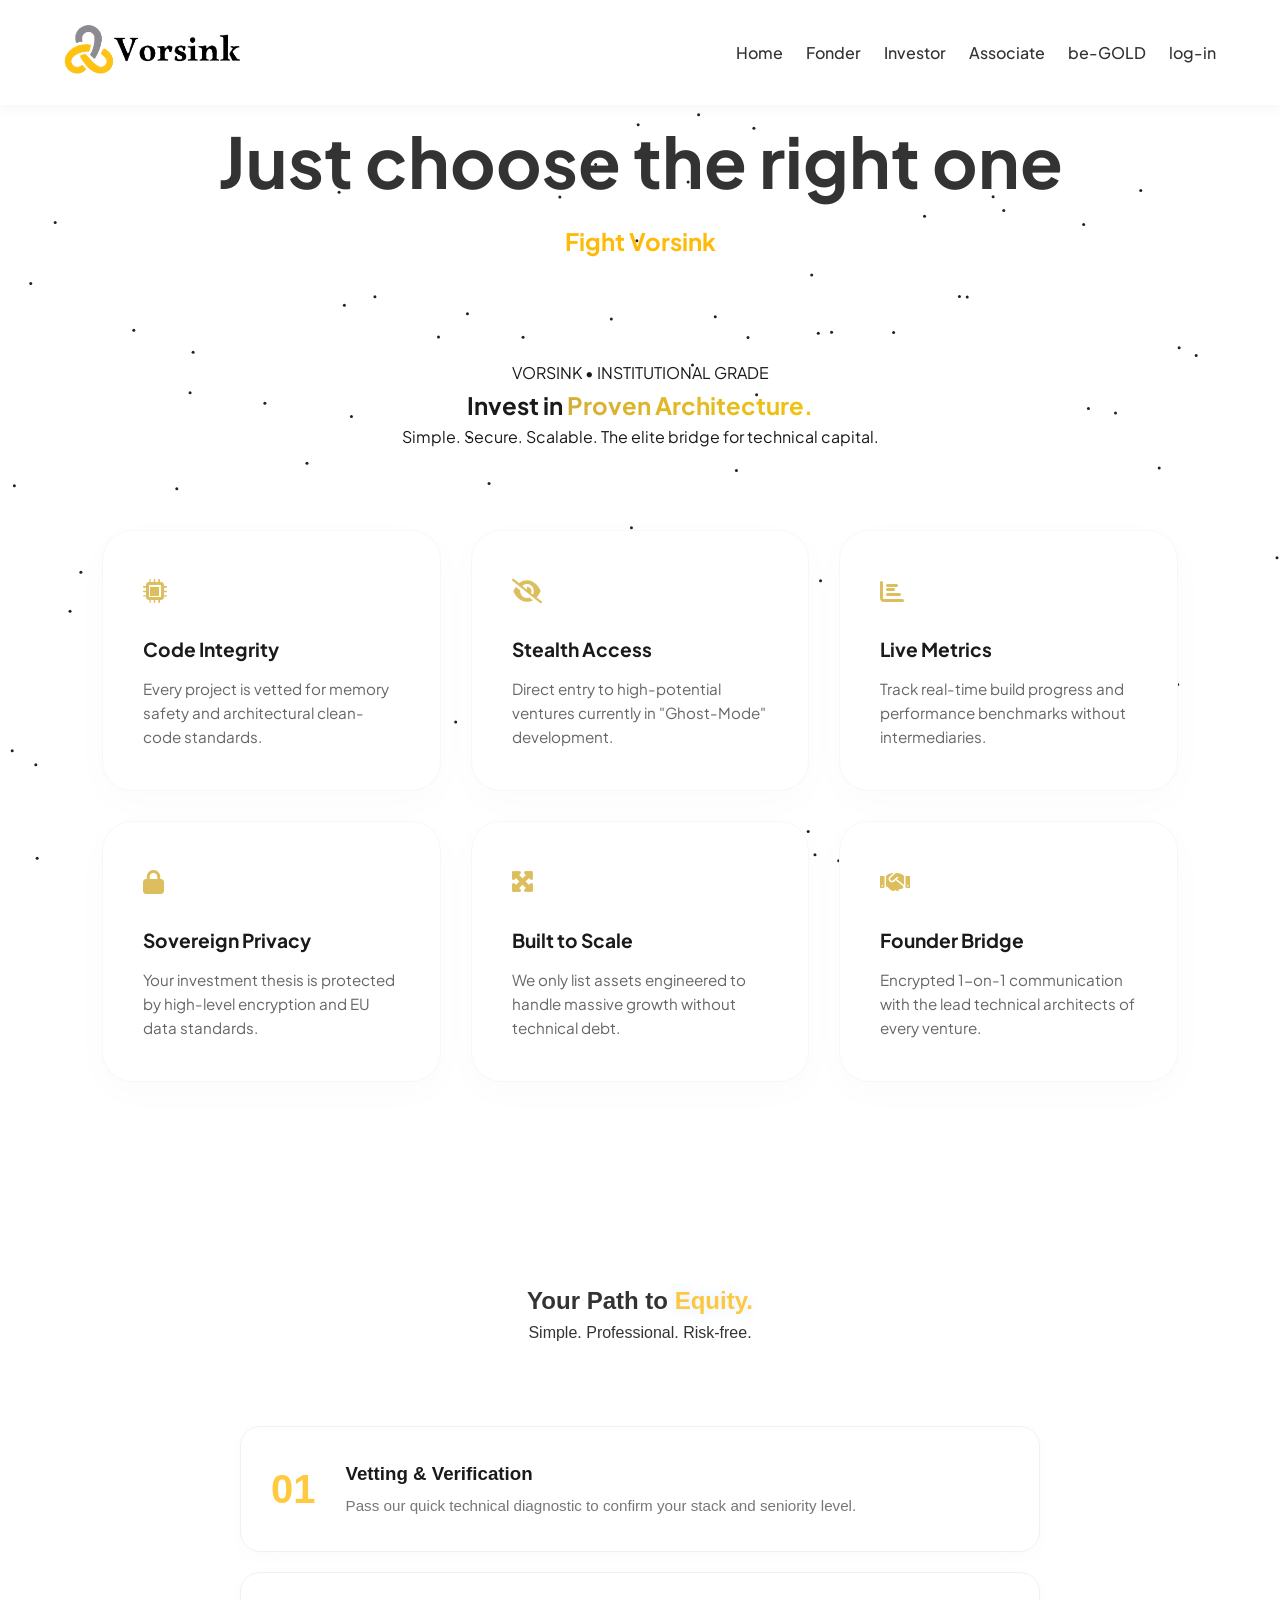
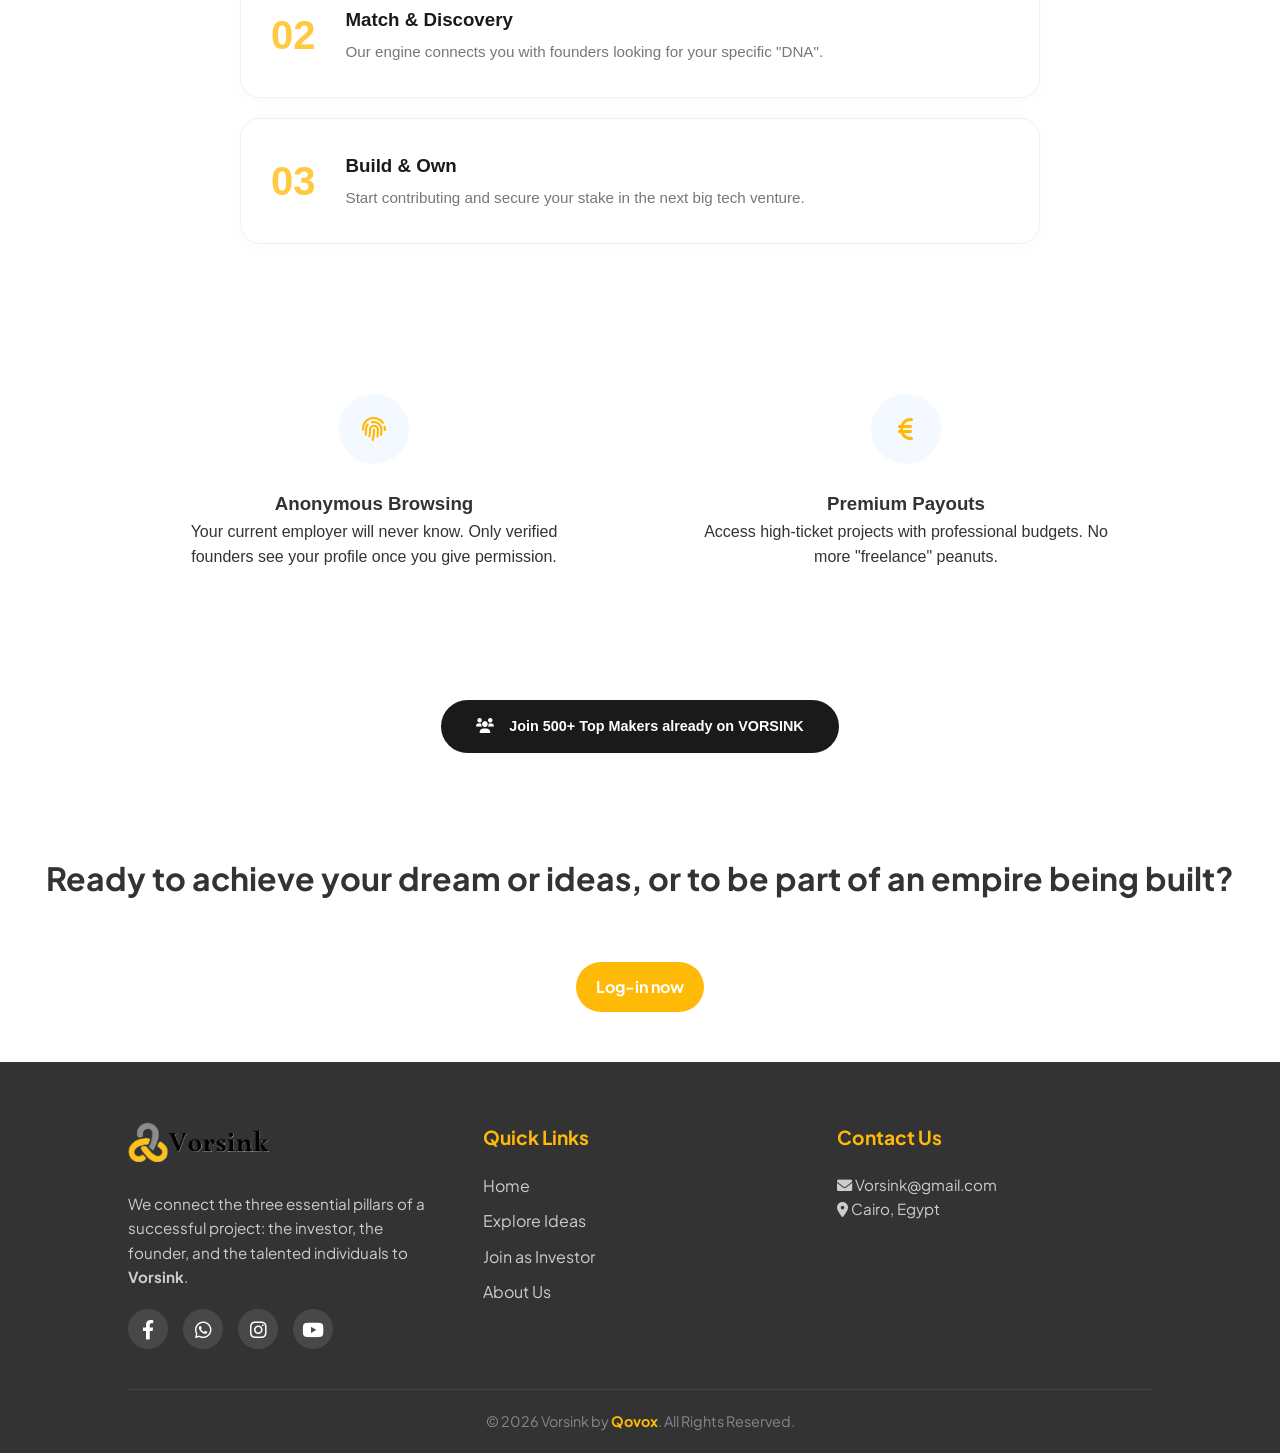
<file: befor/investor befor/investor-b.html>
<!doctype html>
<html lang="en" dir="ltr">
  <head>
    <meta charset="UTF-8" />
    <meta name="viewport" content="width=device-width, initial-scale=1.0" />
    <title>Vorsink | Investor Page</title>
    <meta
      name="description"
      content="Vorsink is the ultimate platform connecting ambitious entrepreneurs, smart investors, and creative professionals. Turn your ideas into reality, secure funding, or join your dream startup today."
    />

    <meta
      name="keywords"
      content="Project funding, Venture capital, Startup investment, Business partners, Entrepreneurship, Find investors, Startup jobs, Makeit platform, Business networking"
    />
    <meta
      name="description"
      content="Vorsink: The ultimate ecosystem where visionary ideas meet smart capital and elite talent. Secure funding, find business partners, or join the next big startup today."
    />

    <meta
      property="og:title"
      content="Vorsink - Bridging Ideas and Investment"
    />
    <meta
      property="og:description"
      content="An integrated ecosystem bringing together funders and creators to build the projects of tomorrow."
    />
    <meta property="og:image" content="../../img/Vorsink.png" />
    <meta property="og:type" content="website" />
    <link
      rel="icon"
      type="image/png"
      sizes="32x32"
      href="../../img/logo-brwoser.png"
    />

    <link
      rel="apple-touch-icon"
      sizes="180x180"
      href="../img/logo-brwoser.png"
    />

    <link
      rel="icon"
      type="image/png"
      sizes="192x192"
      href="/android-chrome-192x192.png"
    />
    <link
      rel="icon"
      type="image/png"
      sizes="512x512"
      href="/android-chrome-512x512.png"
    />

    <link rel="manifest" href="/site.webmanifest" />

    <meta name="theme-color" content="#ffb907" />
    <link rel="stylesheet" href="investor-b.css" />
  </head>
  <body>
    <canvas id="canvas"></canvas>
    <div class="content-layer">
      <header>
        <a href="../../../VORSINK/img/logo-brwoser.png" class="logo">
          <img src="../../img/Vorsink.png" alt="Makeit Logo" />
        </a>
        <nav class="nav">
          <a href="../../VORSINK.Home/index.html">Home</a>
          <a href="../../befor/fonder befor/fonder-b.html">Fonder</a>
          <a href="../../befor/investor befor/investor-b.html">Investor</a>
          <a href="../../befor/employee befor/employee-b.html">Associate</a>
          <a href="../../VORSINK.be_GOLD/be-GOLD.html">be-GOLD</a>
          <a href="../../login/login.html">log-in</a>
        
        </nav>
      </header>
      <h1 class="welcom">Just choose the right one</b></h1>
      <h1 class="welcom-slogan">Fight Vorsink</h1>
    </div>
    <section class="vorsink-clean-hub">
    
    <div class="hub-header">
        <span class="reveal-text">VORSINK • INSTITUTIONAL GRADE</span>
        <h1>Invest in <span class="gold-fade">Proven Architecture.</span></h1>
        <p>Simple. Secure. Scalable. The elite bridge for technical capital.</p>
    </div>

    <div class="vorsink-bento">
        
        <div class="bento-item fade-up">
            <div class="item-icon"><i class="fas fa-microchip"></i></div>
            <h3>Code Integrity</h3>
            <p>Every project is vetted for memory safety and architectural clean-code standards.</p>
        </div>

        <div class="bento-item fade-up delay-1">
            <div class="item-icon"><i class="fas fa-eye-slash"></i></div>
            <h3>Stealth Access</h3>
            <p>Direct entry to high-potential ventures currently in "Ghost-Mode" development.</p>
        </div>

        <div class="bento-item fade-up delay-2">
            <div class="item-icon"><i class="fas fa-chart-bar"></i></div>
            <h3>Live Metrics</h3>
            <p>Track real-time build progress and performance benchmarks without intermediaries.</p>
        </div>

        <div class="bento-item fade-up delay-3">
            <div class="item-icon"><i class="fas fa-lock"></i></div>
            <h3>Sovereign Privacy</h3>
            <p>Your investment thesis is protected by high-level encryption and EU data standards.</p>
        </div>

        <div class="bento-item fade-up delay-4">
            <div class="item-icon"><i class="fas fa-expand-arrows-alt"></i></div>
            <h3>Built to Scale</h3>
            <p>We only list assets engineered to handle massive growth without technical debt.</p>
        </div>

        <div class="bento-item fade-up delay-5">
            <div class="item-icon"><i class="fas fa-handshake"></i></div>
            <h3>Founder Bridge</h3>
            <p>Encrypted 1-on-1 communication with the lead technical architects of every venture.</p>
        </div>

    </div>
</section>
<section class="vorsink-associate-modern">
    
    <div class="modern-header">
        <h1>Your Path to <span class="blue-glow">Equity.</span></h1>
        <p>Simple. Professional. Risk-free.</p>
    </div>

    <div class="journey-container">
        <div class="step-card reveal">
            <div class="step-num">01</div>
            <div class="step-content">
                <h3>Vetting & Verification</h3>
                <p>Pass our quick technical diagnostic to confirm your stack and seniority level.</p>
            </div>
        </div>

        <div class="step-card reveal delay-1">
            <div class="step-num">02</div>
            <div class="step-content">
                <h3>Match & Discovery</h3>
                <p>Our engine connects you with founders looking for your specific "DNA".</p>
            </div>
        </div>

        <div class="step-card reveal delay-2">
            <div class="step-num">03</div>
            <div class="step-content">
                <h3>Build & Own</h3>
                <p>Start contributing and secure your stake in the next big tech venture.</p>
            </div>
        </div>
    </div>

    <div class="highlight-split">
        <div class="split-box reveal-left">
            <div class="icon-circle"><i class="fas fa-fingerprint"></i></div>
            <h3>Anonymous Browsing</h3>
            <p>Your current employer will never know. Only verified founders see your profile once you give permission.</p>
        </div>
        
        <div class="split-box reveal-right">
            <div class="icon-circle"><i class="fas fa-euro-sign"></i></div>
            <h3>Premium Payouts</h3>
            <p>Access high-ticket projects with professional budgets. No more "freelance" peanuts.</p>
        </div>
    </div>

    <div class="trust-pill-container reveal-up">
        <div class="trust-pill">
            <i class="fas fa-users"></i>
            <span>Join 500+ Top Makers already on VORSINK</span>
        </div>
    </div>

</section>
      <div>
        <h1>
          <center>
            Ready to achieve your dream or ideas, or to be part of an empire
            being built?
          </center>
          <br />
          <center>
            <a href="../../login/login.html" class="btn-link-2">Log-in now</a>
          </center>
        </h1>
      </div>
    </section>
    <footer class="main-footer">
      <div class="footer-container">
        <div class="footer-section about">
          <div class="footer-logo">
            <img src="../../img/Vorsink.png" alt="Makeit Logo" />
          </div>
          <p>
            We connect the three essential pillars of a successful project: the
            investor, the founder, and the talented individuals to
            <b><strong>Vorsink</strong></b
            >.
          </p>
          <link
            rel="stylesheet"
            href="https://cdnjs.cloudflare.com/ajax/libs/font-awesome/6.0.0/css/all.min.css"
          />

          <div class="social-links">
            <a href="https://facebook.com" target="_blank"
              ><i class="fab fa-facebook-f"></i
            ></a>
            <a href="https://wa.me/yournumber" target="_blank"
              ><i class="fab fa-whatsapp"></i
            ></a>
            <a href="https://instagram.com" target="_blank"
              ><i class="fab fa-instagram"></i
            ></a>
            <a href="https://youtube.com" target="_blank"
              ><i class="fab fa-youtube"></i
            ></a>
          </div>
        </div>
        <div class="footer-section links">
          <h3>Quick Links</h3>
          <ul>
            <li><a href="../../VORSINK.Home/index.html">Home</a></li>
            <li><a href="#">Explore Ideas</a></li>
            <li>
              <a href="../../befor/investor befor/investor-b.html"
                >Join as Investor</a
              >
            </li>
            <li><a href="#">About Us</a></li>
          </ul>
        </div>
        <div class="footer-section contact">
          <h3>Contact Us</h3>
          <p><i class="fas fa-envelope"></i> Vorsink@gmail.com</p>
          <p><i class="fas fa-map-marker-alt"></i> Cairo, Egypt</p>
        </div>
      </div>
      <div class="footer-bottom">
        <p>&copy; 2026 Vorsink by <b>Qovox</b>. All Rights Reserved.</p>
      </div>
    </footer>
    <script src="investor-b.js"></script>
  </body>
</html>
</file>
<file: vorsink.css>
@import url("https://fonts.googleapis.com/css2?family=Plus+Jakarta+Sans:wght@400;500;600;700&display=swap");

:root {
  --primary-color: #ffb907;
  --dark-grey: #333333;
  --light-grey: #f8f9fa;
  --white: #ffffff;
  --transition: all 0.3s ease;
}

* {
  margin: 0;
  padding: 0;
  box-sizing: border-box;
}

body {
  font-family: "Plus Jakarta Sans", sans-serif;
  background-color: var(--white);
  color: var(--dark-grey);
  line-height: 1.6;
  background-attachment: fixed;
  position: relative;
  background-color: #ffffff;
}

header {
  background-color: var(--white);
  padding: 1.5rem 5%;
  box-shadow: 0 2px 15px rgba(0, 0, 0, 0.05);
  position: sticky;
  top: 0;
  z-index: 1000;
  display: flex;
  justify-content: space-between;
  align-items: center;
}

.logo img {
  height: 50px;
  width: auto;
}

.nav a {
  margin-left: 20px;
  text-decoration: none;
  color: var(--dark-grey);
  font-weight: 500;
  transition: var(--transition);
}

.nav a:hover {
  color: var(--primary-color);
}
.hero-container {
  display: flex;
  flex-direction: column;
  align-items: center;
  width: 100%;
  margin-top: 50px;
}

.welcom {
  font-size: 70px;
  margin-bottom: 5px;
  font-family: "Plus Jakarta Sans", sans-serif;
  display: flex;
  justify-content: center;
}

.welcom-slogan {
  font-size: 1.5rem;
  color: #ffb907;
  font-weight: bold;
  text-align: center;
}

#canvas {
  position: absolute;
  top: 0;
  left: 0;
  z-index: 1;
}

.main-overlay {
  position: relative;
  z-index: 10;
  height: 100vh;
  display: flex;
  align-items: center;
  justify-content: center;
  pointer-events: none;
}

.content {
  text-align: center;
}

.logo {
  width: 140px;
  margin-bottom: 10px;
  filter: drop-shadow(0 0 10px rgba(255, 204, 0, 0.3));
}

.brand {
  font-size: 3.5rem;
  font-weight: 900;
  letter-spacing: 12px;
  margin: 0;
  color: #fff;
  text-indent: 12px;
}

p {
  color: #666;
  font-size: 1.1rem;
  margin-top: 15px;
}

p b {
  color: #ffcc00;
}
h1,
p,
.welcom {
  font-family: a;
}
.fkra {
  margin-left: 5px;
  display: flex;
  width: 600px;
}
#canvas {
  position: fixed;
  top: 0;
  left: 0;
  width: 100%;
  height: 100%;
  z-index: -1;
  pointer-events: none;
}
.content-layer {
  position: relative;
  z-index: 10;
  pointer-events: auto;
}

.container-flex {
  display: flex;
  flex-direction: row-reverse;
  align-items: center;
  justify-content: space-between;
  gap: 50px;
  padding: 60px 10%;
  max-width: 1300px;
  margin: 0 auto;
}

.text-area {
  flex: 1;
  text-align: left;
}
.text-area h2 {
  font-size: 2.8rem;
  color: var(--dark-grey);
  margin-bottom: 15px;
}

.image-area {
  flex: 1;
  display: flex;
  justify-content: flex-end;
}

.image-area img {
  width: 100%;
  max-width: 550px;
  border-radius: 30px;
  box-shadow: 0 20px 40px rgba(0, 0, 0, 0.1);
}

.container-flex-2 {
  display: flex;
  justify-content: space-between;
  align-items: center;
  gap: 60px;
  padding: 80px 10%;
  max-width: 1400px;
  margin: 0 auto;
}

.text-area-2 {
  flex: 1;
  text-align: left;
}

.text-area-2 h2 {
  font-size: 2.8rem;
  line-height: 1.3;
  color: var(--dark-grey);
  margin-bottom: 25px;
  font-family: "Plus Jakarta Sans", sans-serif;
}

.image-area-2 {
  flex: 1;
  display: flex;
  justify-content: flex-end;
}

.image-area-2 img {
  width: 100%;
  max-width: 500px;
  border-radius: 25px;
  box-shadow: 0 20px 40px rgba(0, 0, 0, 0.1);
}
@media (max-width: 992px) {
  .container-flex-2 {
    flex-direction: column;
    text-align: center;
    gap: 30px;
  }
  .text-area-2 {
    text-align: center;
  }
  .image-area-2 {
    justify-content: center;
  }
}
.btn-main {
  background-color: var(--primary-color);
  color: white;
  padding: 12px 30px;
  border: none;
  border-radius: 8px;
  font-weight: 600;
  cursor: pointer;
  transition: var(--transition);
}

.btn-main:hover {
  background-color: var(--dark-grey);
  transform: translateY(-3px);
}
.p-fonder {
  color: #ffb907;
}
.btn-link {
  display: inline-block;
  text-decoration: none;

  background-color: var(--primary-color);
  color: var(--white) !important;

  padding: 10px 25px;
  border-radius: 50px;
  font-weight: 600;
  font-size: 0.9rem;

  transition: var(--transition);
  cursor: pointer;
  border: none;
}

.btn-link:hover {
  background-color: var(--dark-grey);
  transform: translateY(-3px);
  box-shadow: 0 5px 15px rgba(0, 0, 0, 0.1);
}

.main-footer {
  background-color: var(--dark-grey);
  color: var(--white);
  padding: 60px 10% 20px;
  margin-top: 50px;
}

.footer-container {
  display: flex;
  justify-content: space-between;
  flex-wrap: wrap;
  gap: 40px;
}

.footer-section {
  flex: 1;
  min-width: 250px;
}

.footer-logo {
  font-size: 2rem;
  font-weight: 800;
  margin-bottom: 15px;
  color: #ffb907;
  font-family: a;
}

.footer-section h3 {
  color: var(--primary-color);
  margin-bottom: 20px;
  font-size: 1.2rem;
}

.footer-section p {
  color: #ccc;
  font-size: 0.95rem;
}

.footer-section ul {
  list-style: none;
}

.footer-section ul li {
  margin-bottom: 10px;
}

.footer-section ul li a {
  color: #ccc;
  text-decoration: none;
  transition: var(--transition);
}

.footer-section ul li a:hover {
  color: var(--primary-color);
  padding-left: 5px;
}

.footer-bottom {
  text-align: center;
  margin-top: 40px;
  padding-top: 20px;
  border-top: 1px solid #444;
  font-size: 0.9rem;
  color: #888;
}

.footer-bottom b {
  color: var(--primary-color);
}

.footer-logo img {
  height: 40px; /* اضبط الارتفاع المناسب (أصغر من لوجو الهيدر) */
  width: auto;
  /* لمسة شفافية بسيطة عشان تبان دمج مع الخلفية */
}
.social-links {
  display: flex;
  gap: 15px;
  margin-top: 20px;
}

.social-links a {
  display: flex;
  align-items: center;
  justify-content: center;
  width: 40px;
  height: 40px;
  background-color: rgba(255, 255, 255, 0.1); /* خلفية شفافة بسيطة */
  color: var(--white);
  border-radius: 50%; /* شكل دائري */
  text-decoration: none;
  transition: var(--transition);
  font-size: 1.2rem;
}

.social-links a:hover {
  background-color: var(--primary-color);
  color: var(--dark-grey);
  transform: translateY(-5px); /* رفعة خفيفة للهوفر */
  box-shadow: 0 5px 15px rgba(255, 185, 7, 0.3);
}

/* ألوان خاصة لكل منصة عند الهوفر (اختياري لو عاوز شياكة زيادة) */
.social-links a:hover .fa-facebook-f {
  color: #1877f2;
}
.social-links a:hover .fa-whatsapp {
  color: #25d366;
}
.social-links a:hover .fa-instagram {
  color: #e4405f;
}
.social-links a:hover .fa-youtube {
  color: #ff0000;
}
.btn-link-2 {
  display: inline-block;
  text-decoration: none;

  background-color: var(--primary-color);
  color: var(--white) !important;

  padding: 12px 20px;
  border-radius: 50px;
  font-weight: 700px;
  font-size: 1rem;

  transition: var(--transition);
  cursor: pointer;
  border: none;
}

.btn-link-2:hover {
  background-color: var(--dark-grey);
  transform: translateY(-3px);
  box-shadow: 0 5px 15px rgba(0, 0, 0, 0.1);
}

@media (max-width: 768px) {
  .footer-container {
    flex-direction: column;
    text-align: center;
  }
}
</file>
<file: login/login.css>
@import url("https://fonts.googleapis.com/css2?family=Plus+Jakarta+Sans:wght@400;500;600;700;800&display=swap");

:root {
  --primary-color: #ffb907;
  --dark-grey: #333333;
  --light-grey: #f8f9fa;
  --white: #ffffff;
  --transition: all 0.3s ease;
}

* {
  margin: 0;
  padding: 0;
  box-sizing: border-box;
}

body {
  font-family: "Plus Jakarta Sans", sans-serif;
  background-color: var(--white);
  color: var(--dark-grey);
  line-height: 1.6;
  overflow: hidden;
}

header {
  padding: 1rem 5%;
  display: flex;
  justify-content: space-between;
  align-items: center;
  background: rgba(255, 255, 255, 0.85);
  backdrop-filter: blur(12px);
  box-shadow: 0 2px 15px rgba(0, 0, 0, 0.05);
  position: fixed;
  top: 0;
  left: 0;
  right: 0;
  z-index: 1000;
}

.logo img {
  height: 45px;
  width: auto;
  transition: var(--transition);
}

.logo img:hover {
  transform: scale(1.05);
}

.nav a {
  margin-left: 20px;
  text-decoration: none;
  color: var(--dark-grey);
  font-weight: 600;
  transition: var(--transition);
}

.nav a:hover {
  color: var(--primary-color);
}

.login-container {
  height: 100vh;
  display: flex;
  align-items: center;
  justify-content: center;
  position: relative;
  z-index: 10;
}

.login-card {
  background: rgba(255, 255, 255, 0.95);
  padding: 40px;
  border-radius: 30px;
  box-shadow: 0 20px 50px rgba(0, 0, 0, 0.1);
  width: 90%;
  max-width: 400px;
  text-align: center;
  border: 1px solid rgba(255, 255, 255, 0.3);
}

.form-header h2 {
  font-size: 2.2rem;
  font-weight: 800;
  color: var(--dark-grey);
  margin-bottom: 10px;
}

.form-header p b {
  color: var(--primary-color);
}

.login-form {
  margin-top: 25px;
  display: flex;
  flex-direction: column;
  gap: 15px;
}

.input-group input {
  width: 100%;
  padding: 15px;
  border: 1px solid #e0e0e0;
  border-radius: 12px;
  outline: none;
  font-family: inherit;
  transition: var(--transition);
}

.input-group input:focus {
  border-color: var(--primary-color);
  box-shadow: 0 0 0 4px rgba(255, 185, 7, 0.1);
}

.form-options {
  display: flex;
  justify-content: space-between;
  font-size: 0.85rem;
  margin-bottom: 5px;
}

.forgot-link {
  color: var(--primary-color);
  text-decoration: none;
  font-weight: 500;
}

.btn-main {
  background: var(--primary-color);
  color: var(--white);
  border: none;
  padding: 15px;
  border-radius: 50px;
  font-weight: 700;
  font-size: 1rem;
  cursor: pointer;
  transition: var(--transition);
  box-shadow: 0 4px 15px rgba(255, 185, 7, 0.3);
}

.btn-main:hover {
  background: var(--dark-grey);
  transform: translateY(-3px);
  box-shadow: 0 6px 20px rgba(0, 0, 0, 0.15);
}

.modal-overlay {
  position: fixed;
  top: 0;
  left: 0;
  width: 100%;
  height: 100%;
  background: rgba(0, 0, 0, 0.6);
  backdrop-filter: blur(5px);
  display: none;
  align-items: center;
  justify-content: center;
  z-index: 2000;
}

.modal-content {
  background: var(--white);
  padding: 35px;
  border-radius: 30px;
  width: 90%;
  max-width: 500px;
  text-align: center;
}

.role-options {
  display: flex;
  gap: 15px;
  margin-top: 25px;
}

.role-box {
  flex: 1;
  padding: 20px;
  border: 2px solid #f0f0f0;
  border-radius: 20px;
  cursor: pointer;
  transition: var(--transition);
  display: flex;
  flex-direction: column;
  align-items: center;
  gap: 10px;
}

.role-box:hover {
  border-color: var(--primary-color);
  background: rgba(255, 185, 7, 0.05);
  transform: translateY(-5px);
}

.role-box i {
  font-size: 2.2rem;
  color: var(--primary-color);
}

.role-box span {
  font-weight: 600;
  font-size: 0.9rem;
}

#canvas {
  position: fixed;
  top: 0;
  left: 0;
  width: 100%;
  height: 100%;
  z-index: 1;
}
.Makeit {
  color: #ffb907;
  font-family: a;
}
</file>
<file: sign-up/sign-in.css>
@import url("https://fonts.googleapis.com/css2?family=Plus+Jakarta+Sans:wght@400;500;600;700;800&display=swap");

:root {
  --primary-color: #ffb907;
  --dark-grey: #333333;
  --light-grey: #f8f9fa;
  --white: #ffffff;
  --transition: all 0.3s ease;
}

* {
  margin: 0;
  padding: 0;
  box-sizing: border-box;
}

body {
  font-family: "Plus Jakarta Sans", sans-serif;
  background-color: var(--white);
  color: var(--dark-grey);
  overflow: hidden;
}

header {
  padding: 1rem 5%;
  display: flex;
  justify-content: space-between;
  align-items: center;
  background: rgba(255, 255, 255, 0.85);
  backdrop-filter: blur(10px);
  position: fixed;
  top: 0;
  width: 100%;
  z-index: 1000;
  box-shadow: 0 2px 15px rgba(0, 0, 0, 0.05);
}

.logo img {
  height: 45px;
  width: auto;
}

.nav a {
  margin-left: 20px;
  text-decoration: none;
  color: var(--dark-grey);
  font-weight: 600;
  transition: var(--transition);
}

.nav a:hover {
  color: var(--primary-color);
}

.login-container {
  height: 100vh;
  display: flex;
  align-items: center;
  justify-content: center;
  position: relative;
  z-index: 10;
}

.login-card {
  background: rgba(255, 255, 255, 0.95);
  padding: 40px;
  border-radius: 30px;
  box-shadow: 0 15px 40px rgba(0, 0, 0, 0.1);
  width: 90%;
  max-width: 450px;
  text-align: center;
}

.form-header h2 {
  font-size: 2rem;
  font-weight: 800;
  margin-bottom: 5px;
}

.form-header p b {
  color: var(--primary-color);
}

.Makeit{
    color: #ffb907;
    font-family: a;
}
.login-form {
  margin-top: 20px;
  display: flex;
  flex-direction: column;
}

.input-group input {
  width: 100%;
  padding: 14px;
  margin-bottom: 12px;
  border: 1px solid #ddd;
  border-radius: 12px;
  outline: none;
  transition: var(--transition);
}

.input-group input:focus {
  border-color: var(--primary-color);
}

.input-row {
  display: flex;
  gap: 10px;
}

.role-label {
  text-align: left;
  font-size: 0.85rem;
  color: #666;
  margin: 10px 0 5px;
}

.role-options {
  display: flex;
  gap: 10px;
  margin-bottom: 20px;
}

.role-box {
  flex: 1;
  padding: 15px 5px;
  border: 2px solid #eee;
  border-radius: 12px;
  cursor: pointer;
  transition: var(--transition);
  display: flex;
  flex-direction: column;
  align-items: center;
  gap: 5px;
  background: var(--white);
}

.role-box i {
  font-size: 1.2rem;
  color: var(--primary-color);
}

.role-box span {
  font-size: 0.75rem;
  font-weight: 600;
}

.role-box:hover {
  transform: translateY(-3px);
  border-color: var(--primary-color);
}

.btn-main {
  width: 100%;
  background: var(--primary-color);
  color: white;
  border: none;
  padding: 15px;
  border-radius: 50px;
  font-weight: 700;
  cursor: pointer;
  transition: var(--transition);
}

.btn-main:hover {
  background: var(--dark-grey);
  transform: translateY(-3px);
  box-shadow: 0 5px 15px rgba(0, 0, 0, 0.1);
}

.signup-text {
  margin-top: 15px;
  font-size: 0.9rem;
}

.signup-text a {

  font-weight: 700;
}

#canvas {
  position: fixed;
  top: 0;
  left: 0;
  width: 100%;
  height: 100%;
  z-index: 1;
}
.forgot-link{
      color: var(--primary-color);
  text-decoration: none;
}
</file>
<file: VORSINK.be_GOLD/be-GOLD.css>
@import url("https://fonts.googleapis.com/css2?family=Plus+Jakarta+Sans:wght@400;500;600;700&display=swap");

:root {
  --primary-color: #ffb907;
  --dark-grey: #333333;
  --light-grey: #f8f9fa;
  --white: #ffffff;
  --transition: all 0.3s ease;
}

* {
  margin: 0;
  padding: 0;
  box-sizing: border-box;
}

body {
  font-family: "Plus Jakarta Sans", sans-serif;
  background-color: var(--white);
  color: var(--dark-grey);
  line-height: 1.6;
  background-attachment: fixed;
  position: relative;
  background-color: #ffffff; 
}

header {
  background-color: var(--white);
  padding: 1.5rem 5%;
  box-shadow: 0 2px 15px rgba(0, 0, 0, 0.05);
  position: sticky;
  top: 0;
  z-index: 1000;
  display: flex;
  justify-content: space-between;
  align-items: center;
}

.logo img {
  height: 50px;
  width: auto;
}

.nav a {
  margin-left: 20px;
  text-decoration: none;
  color: var(--dark-grey);
  font-weight: 500;
  transition: var(--transition);
}

.nav a:hover {
  color: var(--primary-color);
}
.hero-container {
    display: flex;
    flex-direction: column; /* يرتبهم فوق بعض */
    align-items: center;    /* يوسطهم كلهم في النص */
    width: 100%;
    margin-top: 50px;
}

.welcom {
    font-size: 70px;
    margin-bottom: 5px; /* مسافة بسيطة تحتها */
    font-family: 'Plus Jakarta Sans', sans-serif; 
    display: flex;
    justify-content: center;/* استخدمنا الخط اللي اخترناه */
}


.welcom-slogan {
    font-size: 1.5rem;
    color: #ffb907;
    font-weight: bold;
    text-align: center;
}

#canvas {
    position: absolute;
    top: 0;
    left: 0;
    z-index: 1;
}

.main-overlay {
    position: relative;
    z-index: 10;
    height: 100vh;
    display: flex;
    align-items: center;
    justify-content: center;
    pointer-events: none; 
}

.content {
    text-align: center;
}

.logo {
    width: 140px;
    margin-bottom: 10px;
    filter: drop-shadow(0 0 10px rgba(255, 204, 0, 0.3));
}

.brand {
    font-size: 3.5rem;
    font-weight: 900;
    letter-spacing: 12px;
    margin: 0;
    color: #fff;
    text-indent: 12px;
}

p {
    color: #666;
    font-size: 1.1rem;
    margin-top: 15px;
}

p b { color: #FFCC00; }
h1 , p , .welcom{
  font-family: a;
}
</file>
<file: VORSINK.Contacts/Contacts.css>
@import url("https://fonts.googleapis.com/css2?family=Plus+Jakarta+Sans:wght@400;500;600;700&display=swap");

:root {
  --primary-color: #ffb907;
  --dark-grey: #333333;
  --light-grey: #f8f9fa;
  --white: #ffffff;
  --transition: all 0.3s ease;
}

* {
  margin: 0;
  padding: 0;
  box-sizing: border-box;
}

body {
  font-family: "Plus Jakarta Sans", sans-serif;
  background-color: var(--white);
  color: var(--dark-grey);
  line-height: 1.6;
  background-attachment: fixed;
  position: relative;
  background-color: #ffffff; 
}

header {
  background-color: var(--white);
  padding: 1.5rem 5%;
  box-shadow: 0 2px 15px rgba(0, 0, 0, 0.05);
  position: sticky;
  top: 0;
  z-index: 1000;
  display: flex;
  justify-content: space-between;
  align-items: center;
}

.logo img {
  height: 50px;
  width: auto;
}

.nav a {
  margin-left: 20px;
  text-decoration: none;
  color: var(--dark-grey);
  font-weight: 500;
  transition: var(--transition);
}

.nav a:hover {
  color: var(--primary-color);
}
.hero-container {
    display: flex;
    flex-direction: column; /* يرتبهم فوق بعض */
    align-items: center;    /* يوسطهم كلهم في النص */
    width: 100%;
    margin-top: 50px;
}

.welcom {
    font-size: 70px;
    margin-bottom: 5px; /* مسافة بسيطة تحتها */
    font-family: 'Plus Jakarta Sans', sans-serif; 
    display: flex;
    justify-content: center;/* استخدمنا الخط اللي اخترناه */
}


.welcom-slogan {
    font-size: 1.5rem;
    color: #ffb907;
    font-weight: bold;
    text-align: center;
}

#canvas {
    position: absolute;
    top: 0;
    left: 0;
    z-index: 1;
}

.main-overlay {
    position: relative;
    z-index: 10;
    height: 100vh;
    display: flex;
    align-items: center;
    justify-content: center;
    pointer-events: none; 
}

.content {
    text-align: center;
}

.logo {
    width: 140px;
    margin-bottom: 10px;
    filter: drop-shadow(0 0 10px rgba(255, 204, 0, 0.3));
}

.brand {
    font-size: 3.5rem;
    font-weight: 900;
    letter-spacing: 12px;
    margin: 0;
    color: #fff;
    text-indent: 12px;
}

p {
    color: #666;
    font-size: 1.1rem;
    margin-top: 15px;
}

p b { color: #FFCC00; }
h1 , p , .welcom{
  font-family: a;
}
</file>
<file: VORSINK.Ideas/Ideas.css>
@import url("https://fonts.googleapis.com/css2?family=Plus+Jakarta+Sans:wght@400;500;600;700&display=swap");

:root {
  --primary-color: #ffb907;
  --dark-grey: #333333;
  --light-grey: #f8f9fa;
  --white: #ffffff;
  --transition: all 0.3s ease;
}

* {
  margin: 0;
  padding: 0;
  box-sizing: border-box;
}

body {
  font-family: "Plus Jakarta Sans", sans-serif;
  background-color: var(--white);
  color: var(--dark-grey);
  line-height: 1.6;
  background-attachment: fixed;
  position: relative;
  background-color: #ffffff; 
}

header {
  background-color: var(--white);
  padding: 1.5rem 5%;
  box-shadow: 0 2px 15px rgba(0, 0, 0, 0.05);
  position: sticky;
  top: 0;
  z-index: 1000;
  display: flex;
  justify-content: space-between;
  align-items: center;
}

.logo img {
  height: 50px;
  width: auto;
}

.nav a {
  margin-left: 20px;
  text-decoration: none;
  color: var(--dark-grey);
  font-weight: 500;
  transition: var(--transition);
}

.nav a:hover {
  color: var(--primary-color);
}
.hero-container {
    display: flex;
    flex-direction: column; /* يرتبهم فوق بعض */
    align-items: center;    /* يوسطهم كلهم في النص */
    width: 100%;
    margin-top: 50px;
}

.welcom {
    font-size: 70px;
    margin-bottom: 5px; /* مسافة بسيطة تحتها */
    font-family: 'Plus Jakarta Sans', sans-serif; 
    display: flex;
    justify-content: center;/* استخدمنا الخط اللي اخترناه */
}


.welcom-slogan {
    font-size: 1.5rem;
    color: #ffb907;
    font-weight: bold;
    text-align: center;
}

#canvas {
    position: absolute;
    top: 0;
    left: 0;
    z-index: 1;
}

.main-overlay {
    position: relative;
    z-index: 10;
    height: 100vh;
    display: flex;
    align-items: center;
    justify-content: center;
    pointer-events: none; 
}

.content {
    text-align: center;
}

.logo {
    width: 140px;
    margin-bottom: 10px;
    filter: drop-shadow(0 0 10px rgba(255, 204, 0, 0.3));
}

.brand {
    font-size: 3.5rem;
    font-weight: 900;
    letter-spacing: 12px;
    margin: 0;
    color: #fff;
    text-indent: 12px;
}

p {
    color: #666;
    font-size: 1.1rem;
    margin-top: 15px;
}

p b { color: #FFCC00; }
h1 , p , .welcom{
  font-family: a;
}
</file>
<file: befor/fonder befor/fonder-b.css>
@import url("https://fonts.googleapis.com/css2?family=Plus+Jakarta+Sans:wght@400;500;600;700&display=swap");

:root {
  --primary-color: #ffb907;
  --dark-grey: #333333;
  --light-grey: #f8f9fa;
  --white: #ffffff;
  --transition: all 0.3s ease;
}

* {
  margin: 0;
  padding: 0;
  box-sizing: border-box;
}

body {
  font-family: "Plus Jakarta Sans", sans-serif;
  background-color: var(--white);
  color: var(--dark-grey);
  line-height: 1.6;
  background-attachment: fixed;
  position: relative;
  background-color: #ffffff;
}

header {
  background-color: var(--white);
  padding: 1.5rem 5%;
  box-shadow: 0 2px 15px rgba(0, 0, 0, 0.05);
  position: sticky;
  top: 0;
  z-index: 1000;
  display: flex;
  justify-content: space-between;
  align-items: center;
}

.logo img {
  height: 50px;
  width: auto;
}

.nav a {
  margin-left: 20px;
  text-decoration: none;
  color: var(--dark-grey);
  font-weight: 500;
  transition: var(--transition);
}

.nav a:hover {
  color: var(--primary-color);
}
.hero-container {
  display: flex;
  flex-direction: column;
  align-items: center;
  width: 100%;
  margin-top: 50px;
}

.welcom {
  font-size: 70px;
  margin-bottom: 5px;
  font-family: "Plus Jakarta Sans", sans-serif;
  display: flex;
  justify-content: center;
}

.welcom-slogan {
  font-size: 1.5rem;
  color: #ffb907;
  font-weight: bold;
  text-align: center;
}

#canvas {
  position: absolute;
  top: 0;
  left: 0;
  z-index: 1;
}

.main-overlay {
  position: relative;
  z-index: 10;
  height: 100vh;
  display: flex;
  align-items: center;
  justify-content: center;
  pointer-events: none;
}

.content {
  text-align: center;
}

.logo {
  width: 140px;
  margin-bottom: 10px;
  filter: drop-shadow(0 0 10px rgba(255, 204, 0, 0.3));
}

#canvas {
  position: fixed;
  top: 0;
  left: 0;
  width: 100%;
  height: 100%;
  z-index: -1;
  pointer-events: none;
}

.btn-link {
  display: inline-block;
  text-decoration: none;

  background-color: var(--primary-color);
  color: var(--white) !important;

  padding: 10px 25px;
  border-radius: 50px;
  font-weight: 600;
  font-size: 0.9rem;

  transition: var(--transition);
  cursor: pointer;
  border: none;
}

.btn-link:hover {
  background-color: var(--dark-grey);
  transform: translateY(-3px);
  box-shadow: 0 5px 15px rgba(0, 0, 0, 0.1);
}

.main-footer {
  background-color: var(--dark-grey);
  color: var(--white);
  padding: 60px 10% 20px;
  margin-top: 50px;
}

.footer-container {
  display: flex;
  justify-content: space-between;
  flex-wrap: wrap;
  gap: 40px;
}

.footer-section {
  flex: 1;
  min-width: 250px;
}

.footer-logo {
  font-size: 2rem;
  font-weight: 800;
  margin-bottom: 15px;
  color: #ffb907;
  font-family: a;
}

.footer-section h3 {
  color: var(--primary-color);
  margin-bottom: 20px;
  font-size: 1.2rem;
}

.footer-section p {
  color: #ccc;
  font-size: 0.95rem;
}

.footer-section ul {
  list-style: none;
}

.footer-section ul li {
  margin-bottom: 10px;
}

.footer-section ul li a {
  color: #ccc;
  text-decoration: none;
  transition: var(--transition);
}

.footer-section ul li a:hover {
  color: var(--primary-color);
  padding-left: 5px;
}

.footer-bottom {
  text-align: center;
  margin-top: 40px;
  padding-top: 20px;
  border-top: 1px solid #444;
  font-size: 0.9rem;
  color: #888;
}

.footer-bottom b {
  color: var(--primary-color);
}

.footer-logo img {
  height: 40px;
  width: auto;
}
.social-links {
  display: flex;
  gap: 15px;
  margin-top: 20px;
}

.social-links a {
  display: flex;
  align-items: center;
  justify-content: center;
  width: 40px;
  height: 40px;
  background-color: rgba(255, 255, 255, 0.1);
  color: var(--white);
  border-radius: 50%;
  text-decoration: none;
  transition: var(--transition);
  font-size: 1.2rem;
}

.social-links a:hover {
  background-color: var(--primary-color);
  color: var(--dark-grey);
  transform: translateY(-5px);
  box-shadow: 0 5px 15px rgba(255, 185, 7, 0.3);
}

.social-links a:hover .fa-facebook-f {
  color: #1877f2;
}
.social-links a:hover .fa-whatsapp {
  color: #25d366;
}
.social-links a:hover .fa-instagram {
  color: #e4405f;
}
.social-links a:hover .fa-youtube {
  color: #ff0000;
}
.btn-link-2 {
  display: inline-block;
  text-decoration: none;

  background-color: var(--primary-color);
  color: var(--white) !important;

  padding: 12px 20px;
  border-radius: 50px;
  font-weight: 700px;
  font-size: 1rem;

  transition: var(--transition);
  cursor: pointer;
  border: none;
}

.btn-link-2:hover {
  background-color: var(--dark-grey);
  transform: translateY(-3px);
  box-shadow: 0 5px 15px rgba(0, 0, 0, 0.1);
}
.Heir {
  color: #333333;
}
.container {
  max-width: 1100px;
  margin: 0 auto;
  padding: 100px 20px;
}

.info-row {
  display: flex;
  align-items: center;
  gap: 60px;
  margin-bottom: 120px;
}

.info-row.reverse {
  flex-direction: row-reverse;
}

.info-text {
  flex: 1;
  text-align: left;
}

.tag {
  background: rgba(255, 185, 7, 0.1);
  color: var(--primary);
  padding: 5px 15px;
  border-radius: 20px;
  font-size: 0.8rem;
  font-weight: 700;
  text-transform: uppercase;
}

.info-text h2 {
  font-size: 2.8rem;
  margin: 15px 0;
  font-weight: 800;
}

.check-list {
  list-style: none;
  margin-top: 25px;
}

.check-list li {
  margin-bottom: 15px;
  display: flex;
  align-items: center;
  gap: 12px;
  font-weight: 600;
}

.check-list i {
  color: var(--primary);
  font-size: 1.2rem;
}

.big-icon {
  font-size: 12rem;
  color: rgba(255, 185, 7, 0.1);
  filter: drop-shadow(0 0 20px rgba(255, 185, 7, 0.2));
}
.founder-grid-container {
  padding: 80px 10%;
  position: relative;
  z-index: 5;
}

.section-title {
  text-align: center;
  margin-bottom: 50px;
}
.section-title h2 {
  font-size: 3rem;
  font-weight: 800;
}

.bento-grid {
  display: grid;
  grid-template-columns: repeat(4, 1fr);
  grid-template-rows: repeat(2, 250px);
  gap: 20px;
}

.bento-card {
  background: rgba(255, 255, 255, 0.7);
  backdrop-filter: blur(15px);
  border: 1px solid rgba(0, 0, 0, 0.05);
  border-radius: 30px;
  padding: 30px;
  position: relative;
  overflow: hidden;
  transition: all 0.4s cubic-bezier(0.175, 0.885, 0.32, 1.275);
}

.bento-card:hover {
  transform: translateY(-10px);
  box-shadow: 0 20px 40px rgba(0, 0, 0, 0.05);
  border-color: #ffb907;
}

.large {
  grid-column: span 2;
  grid-row: span 2;
}
.medium {
  grid-column: span 2;
}
.small {
  grid-column: span 1;
}

.bento-card i {
  color: #ffb907;
  font-size: 1.8rem;
  margin-bottom: 15px;
  display: block;
}
.bento-card h3 {
  font-size: 1.4rem;
  font-weight: 800;
  margin-bottom: 10px;
}
.bento-card p {
  font-size: 0.95rem;
  color: #666;
  line-height: 1.5;
}

.stats-card {
  text-align: center;
  display: flex;
  flex-direction: column;
  justify-content: center;
}
.stats-card h3 {
  font-size: 2.5rem;
  color: #ffb907;
  margin: 0;
}

.card-bg-icon {
  position: absolute;
  right: -20px;
  bottom: -20px;
  font-size: 8rem !important;
  opacity: 0.03;
  transform: rotate(-15px);
}

.progress-bar {
  width: 100%;
  height: 8px;
  background: #eee;
  border-radius: 10px;
  margin-top: 15px;
}
.fill {
  width: 75%;
  height: 100%;
  background: #ffb907;
  border-radius: 10px;
}
.roadmap-flex {
  display: flex;
  justify-content: space-between;
  align-items: center;
  margin-top: 50px;
}
.roadmap-step {
  flex: 1;
  text-align: center;
  padding: 20px;
}
.step-icon {
  width: 60px;
  height: 60px;
  background: #ffb907;
  color: white;
  border-radius: 50%;
  display: flex;
  align-items: center;
  justify-content: center;
  font-size: 1.5rem;
  font-weight: 800;
  margin: 0 auto 20px;
  box-shadow: 0 10px 20px rgba(255, 185, 7, 0.3);
}
.highlight-step {
  background: rgba(255, 185, 7, 0.05);
  border-radius: 20px;
  border: 1px dashed #ffb907;
}

.testimonials {
  padding: 100px 10%;
  background: #fdfdfd;
}
.testimonial-card {
  max-width: 800px;
  margin: 0 auto;
  background: white;
  padding: 50px;
  border-radius: 40px;
  box-shadow: 0 30px 60px rgba(0, 0, 0, 0.05);
  position: relative;
}
.quote-icon {
  font-size: 3rem;
  color: rgba(255, 185, 7, 0.2);
  margin-bottom: 20px;
}
.founder-info {
  display: flex;
  align-items: center;
  gap: 20px;
  margin-top: 30px;
}
.founder-info img {
  width: 60px;
  height: 60px;
  border-radius: 50%;
  object-fit: cover;
}
@media (max-width: 768px) {
  .footer-container {
    flex-direction: column;
    text-align: center;
  }
}
</file>
<file: befor/investor befor/investor-b.css>
@import url("https://fonts.googleapis.com/css2?family=Plus+Jakarta+Sans:wght@400;500;600;700&display=swap");

:root {
  --primary-color: #ffb907;
  --dark-grey: #333333;
  --light-grey: #f8f9fa;
  --white: #ffffff;
  --transition: all 0.3s ease;
}

* {
  margin: 0;
  padding: 0;
  box-sizing: border-box;
}

body {
  font-family: "Plus Jakarta Sans", sans-serif;
  background-color: var(--white);
  color: var(--dark-grey);
  line-height: 1.6;
  background-attachment: fixed;
  position: relative;
  background-color: #ffffff;
}

header {
  background-color: var(--white);
  padding: 1.5rem 5%;
  box-shadow: 0 2px 15px rgba(0, 0, 0, 0.05);
  position: sticky;
  top: 0;
  z-index: 1000;
  display: flex;
  justify-content: space-between;
  align-items: center;
}

.logo img {
  height: 50px;
  width: auto;
}

.nav a {
  margin-left: 20px;
  text-decoration: none;
  color: var(--dark-grey);
  font-weight: 500;
  transition: var(--transition);
}

.nav a:hover {
  color: var(--primary-color);
}
.hero-container {
  display: flex;
  flex-direction: column;
  align-items: center;
  width: 100%;
  margin-top: 50px;
}

.welcom {
  font-size: 70px;
  margin-bottom: 5px;
  font-family: "Plus Jakarta Sans", sans-serif;
  display: flex;
  justify-content: center;
}

.welcom-slogan {
  font-size: 1.5rem;
  color: var(--primary-color);
  font-weight: bold;
  text-align: center;
}

#canvas {
  position: fixed;
  top: 0;
  left: 0;
  width: 100%;
  height: 100%;
  z-index: -1;
  pointer-events: none;
}

.btn-link {
  display: inline-block;
  text-decoration: none;

  background-color: var(--primary-color);
  color: var(--white) !important;

  padding: 10px 25px;
  border-radius: 50px;
  font-weight: 600;
  font-size: 0.9rem;

  transition: var(--transition);
  cursor: pointer;
  border: none;
}

.btn-link:hover {
  background-color: var(--dark-grey);
  transform: translateY(-3px);
  box-shadow: 0 5px 15px rgba(0, 0, 0, 0.1);
}

.main-footer {
  background-color: var(--dark-grey);
  color: var(--white);
  padding: 60px 10% 20px;
  margin-top: 50px;
}

.footer-container {
  display: flex;
  justify-content: space-between;
  flex-wrap: wrap;
  gap: 40px;
}

.footer-section {
  flex: 1;
  min-width: 250px;
}

.footer-logo {
  font-size: 2rem;
  font-weight: 800;
  margin-bottom: 15px;
  color: var(--primary-color);
  font-family: a;
}

.footer-section h3 {
  color: var(--primary-color);
  margin-bottom: 20px;
  font-size: 1.2rem;
}

.footer-section p {
  color: #ccc;
  font-size: 0.95rem;
}

.footer-section ul {
  list-style: none;
}

.footer-section ul li {
  margin-bottom: 10px;
}

.footer-section ul li a {
  color: #ccc;
  text-decoration: none;
  transition: var(--transition);
}

.footer-section ul li a:hover {
  color: var(--primary-color);
  padding-left: 5px;
}

.footer-bottom {
  text-align: center;
  margin-top: 40px;
  padding-top: 20px;
  border-top: 1px solid #444;
  font-size: 0.9rem;
  color: #888;
}

.footer-bottom b {
  color: var(--primary-color);
}

.footer-logo img {
  height: 40px;
  width: auto;
}
.social-links {
  display: flex;
  gap: 15px;
  margin-top: 20px;
}

.social-links a {
  display: flex;
  align-items: center;
  justify-content: center;
  width: 40px;
  height: 40px;
  background-color: rgba(255, 255, 255, 0.1);
  color: var(--white);
  border-radius: 50%;
  text-decoration: none;
  transition: var(--transition);
  font-size: 1.2rem;
}

.social-links a:hover {
  background-color: var(--primary-color);
  color: var(--dark-grey);
  transform: translateY(-5px);
  box-shadow: 0 5px 15px var(--primary-color);
}

.social-links a:hover .fa-facebook-f {
  color: #1877f2;
}
.social-links a:hover .fa-whatsapp {
  color: #25d366;
}
.social-links a:hover .fa-instagram {
  color: #e4405f;
}
.social-links a:hover .fa-youtube {
  color: #ff0000;
}
.btn-link-2 {
  display: inline-block;
  text-decoration: none;

  background-color: var(--primary-color);
  color: var(--white) !important;

  padding: 12px 20px;
  border-radius: 50px;
  font-weight: 700px;
  font-size: 1rem;

  transition: var(--transition);
  cursor: pointer;
  border: none;
}

.btn-link-2:hover {
  background-color: var(--dark-grey);
  transform: translateY(-3px);
  box-shadow: 0 5px 15px rgba(0, 0, 0, 0.1);
}

.vorsink-clean-hub {
    padding: 100px 8%;
    max-width: 1400px;
    margin: 0 auto;
    font-family: 'Plus Jakarta Sans', sans-serif;
    color: #1a1a1a;
}

.hub-header {
    text-align: center;
    margin-bottom: 80px;
}

.gold-fade {
    color: #d4af37;
    background: linear-gradient(90deg, #d4af37, #f1c40f);
    -webkit-background-clip: text;
    -webkit-text-fill-color: transparent;
}

.vorsink-bento {
    display: grid;
    grid-template-columns: repeat(3, 1fr);
    gap: 30px;
}

.bento-item {
    background: #ffffff;
    padding: 40px;
    border-radius: 30px;
    border: 1px solid rgba(0,0,0,0.03);
    box-shadow: 0 10px 40px rgba(0,0,0,0.02);
    transition: all 0.4s cubic-bezier(0.2, 0, 0, 1);
}

.bento-item:hover {
    transform: translateY(-10px);
    box-shadow: 0 20px 60px rgba(0,0,0,0.05);
    border-color: #d4af37;
}

.item-icon {
    font-size: 1.5rem;
    color: #d4af37;
    margin-bottom: 25px;
    opacity: 0.8;
}

.bento-item h3 {
    font-size: 1.2rem;
    font-weight: 700;
    margin-bottom: 12px;
}

.bento-item p {
    font-size: 0.95rem;
    color: #666;
    line-height: 1.6;
}

.fade-up {
    opacity: 0;
    transform: translateY(30px);
    animation: reveal 0.8s ease forwards;
}

.vorsink-associate-modern {
  padding: 100px 10%;
  background: transparent; 
  font-family: 'Inter', sans-serif;
}

.modern-header { text-align: center; margin-bottom: 80px; }
.blue-glow { color: rgba(255, 185, 7, 0.77); text-shadow: 0 0 15px rgba(52, 152, 219, 0.2); }

.journey-container {
  max-width: 800px;
  margin: 0 auto 100px;
  position: relative;
}

.step-card {
    display: flex;
    align-items: center;
    gap: 30px;
    background: white;
    padding: 30px;
    border-radius: 20px;
    margin-bottom: 20px;
    box-shadow: 0 4px 20px rgba(0,0,0,0.02);
    border: 1px solid #f0f0f0;
  }
  
.step-num {
  font-size: 2.5rem;
  font-weight: 900;
  color: rgba(255, 185, 7, 0.77); 
}

.step-content h3 { margin: 0 0 5px; color: #1a1a1a; }
.step-content p { color: #777; font-size: 0.95rem; margin: 0; }

.highlight-split {
  display: flex;
  gap: 40px;
  margin-bottom: 80px;
}

.split-box {
  flex: 1;
  text-align: center;
  padding: 50px 30px;
  background: #ffffff;
  border-radius: 40px;
    transition: 0.3s;
}

.split-box:hover { background: #fdfdfd; transform: translateY(-5px); }

.icon-circle {
    width: 70px;
    height: 70px;
    background: #f4f9ff;
    color: var(--primary-color);
    border-radius: 50%;
    display: flex;
    align-items: center;
    justify-content: center;
    margin: 0 auto 25px;
    font-size: 1.5rem;
  }
  
.trust-pill-container { text-align: center; }
.trust-pill {
    display: inline-flex;
    align-items: center;
    gap: 15px;
    background: #1a1a1a;
    color: white;
    padding: 15px 35px;
    border-radius: 100px;
    font-size: 0.9rem;
    font-weight: 600;
  }
  
  .reveal { opacity: 0; transform: translateY(20px); animation: fadeInUp 0.8s forwards; color: var(--primary-color); }
  .reveal-left { opacity: 0; transform: translateX(-30px); animation: fadeInSide 0.8s forwards; }
  .reveal-right { opacity: 0; transform: translateX(30px); animation: fadeInSide 0.8s forwards; }


.delay-1 { animation-delay: 0.2s; }
.delay-2 { animation-delay: 0.4s; }
.delay-1 { animation-delay: 0.1s; }
.delay-2 { animation-delay: 0.2s; }
.delay-3 { animation-delay: 0.3s; }
.delay-4 { animation-delay: 0.4s; }
.delay-5 { animation-delay: 0.5s; }

@keyframes fadeInUp { to { opacity: 1; transform: translateY(0); } }
@keyframes fadeInSide { to { opacity: 1; transform: translateX(0); } }
@media (max-width: 1024px) {
    .vorsink-bento { grid-template-columns: repeat(2, 1fr); }
  }
@media (max-width: 600px) {
  .vorsink-bento { grid-template-columns: 1fr; }
}

@media (max-width: 768px) {
  .footer-container {
    flex-direction: column;
    text-align: center;
  }
}
@keyframes reveal {
    to {
        opacity: 1;
        transform: translateY(0);
    }
}
</file>
